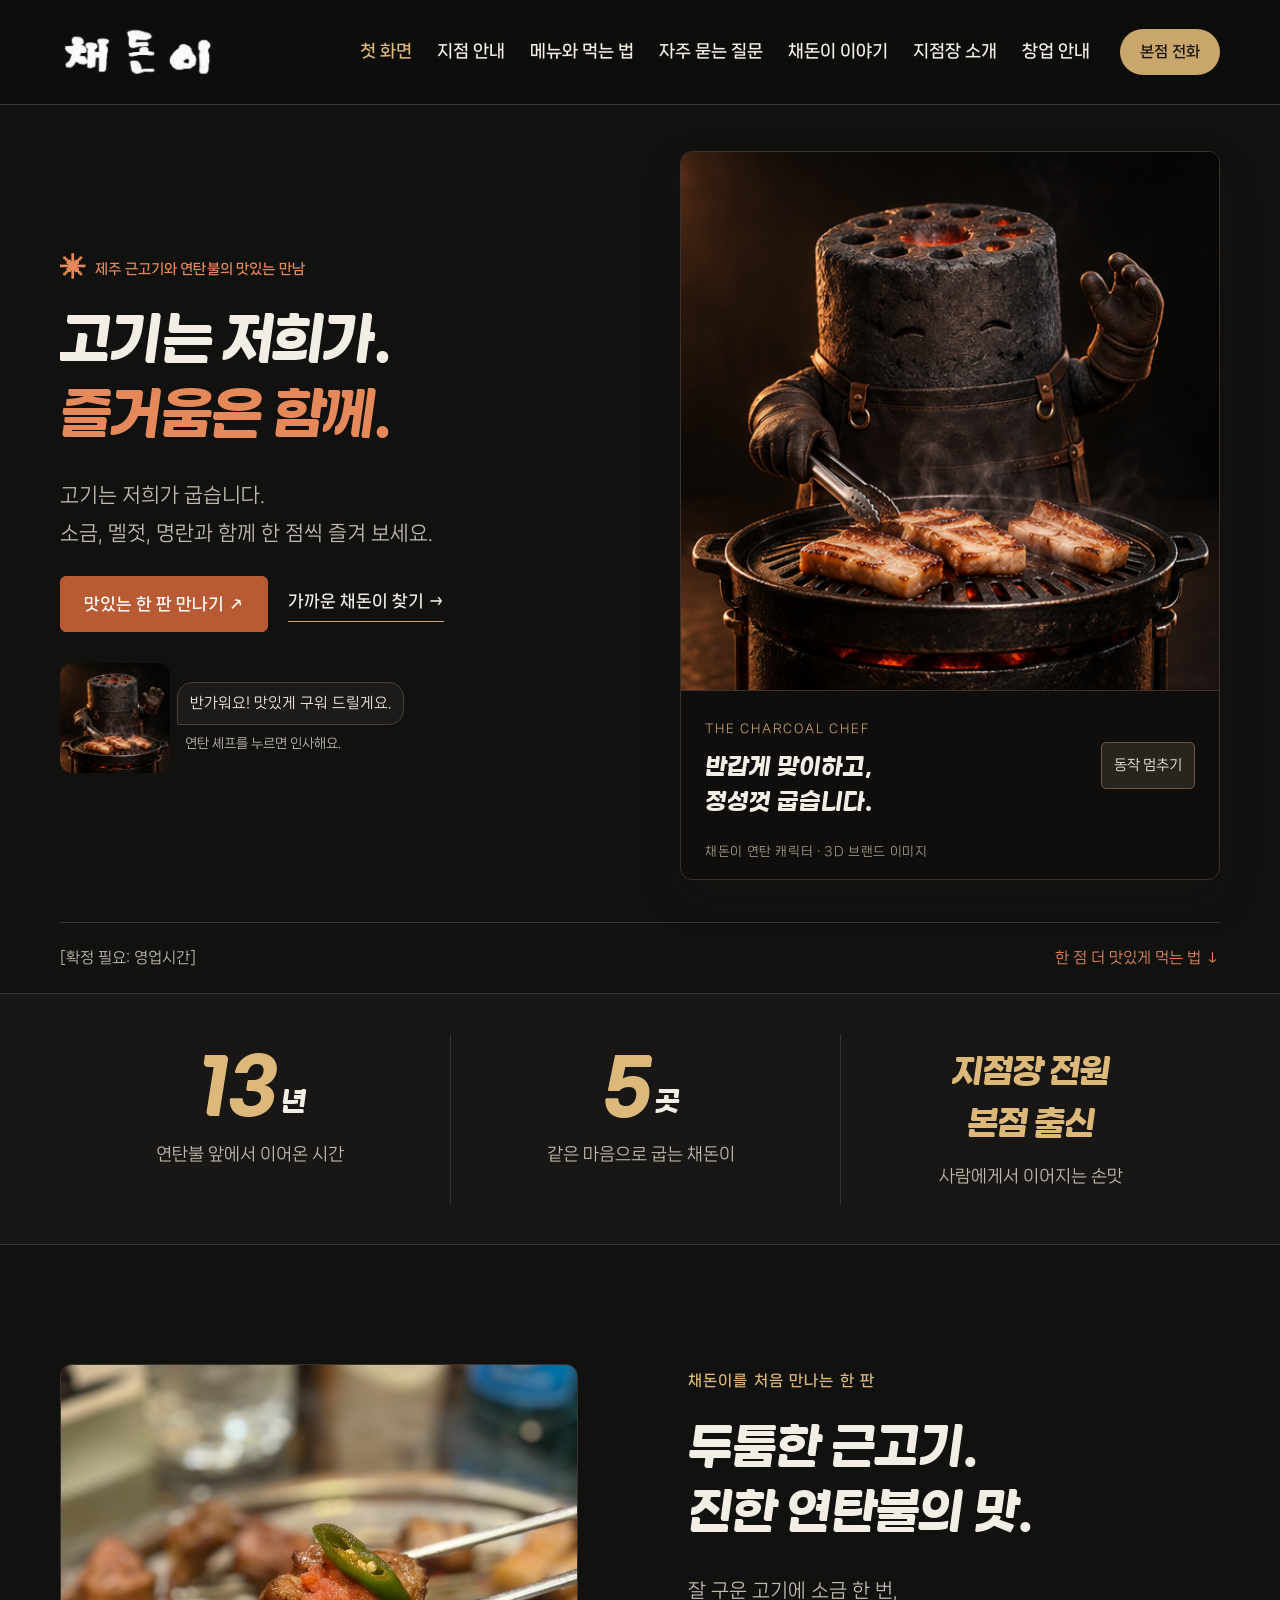
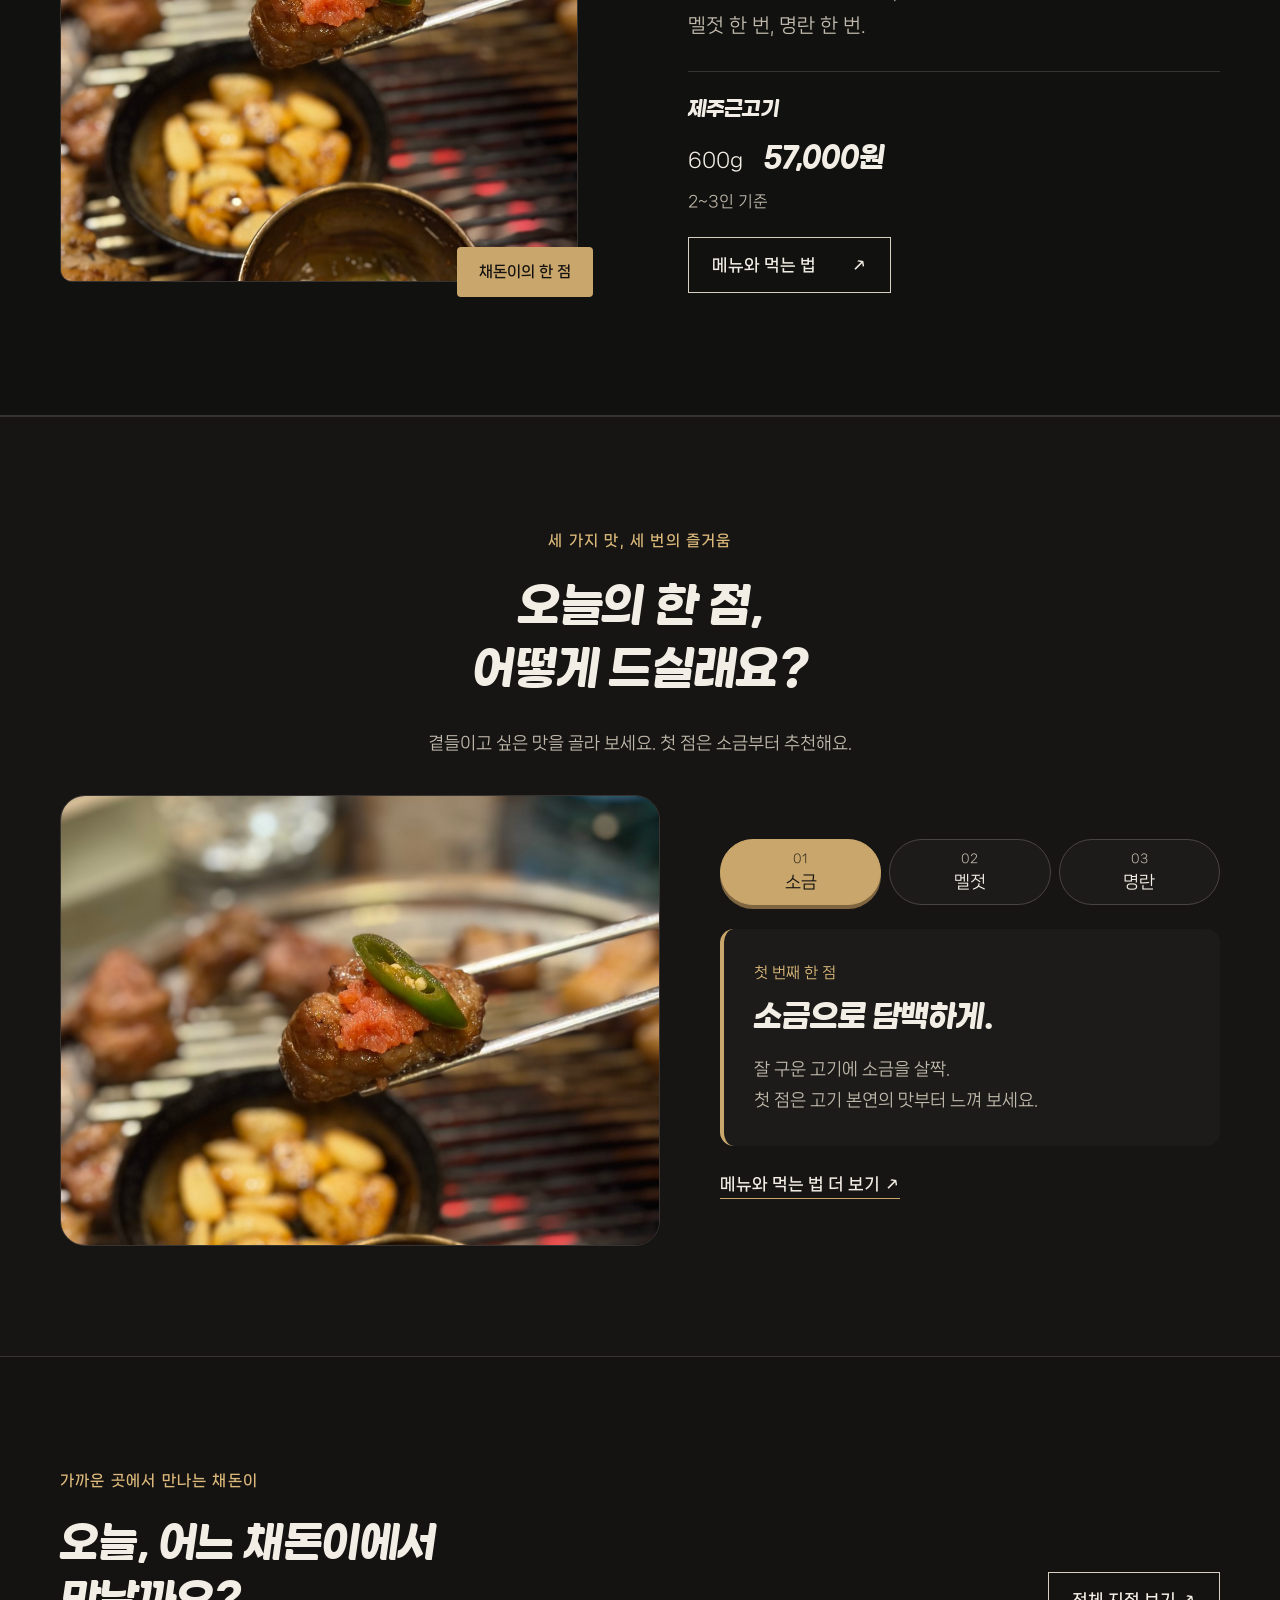
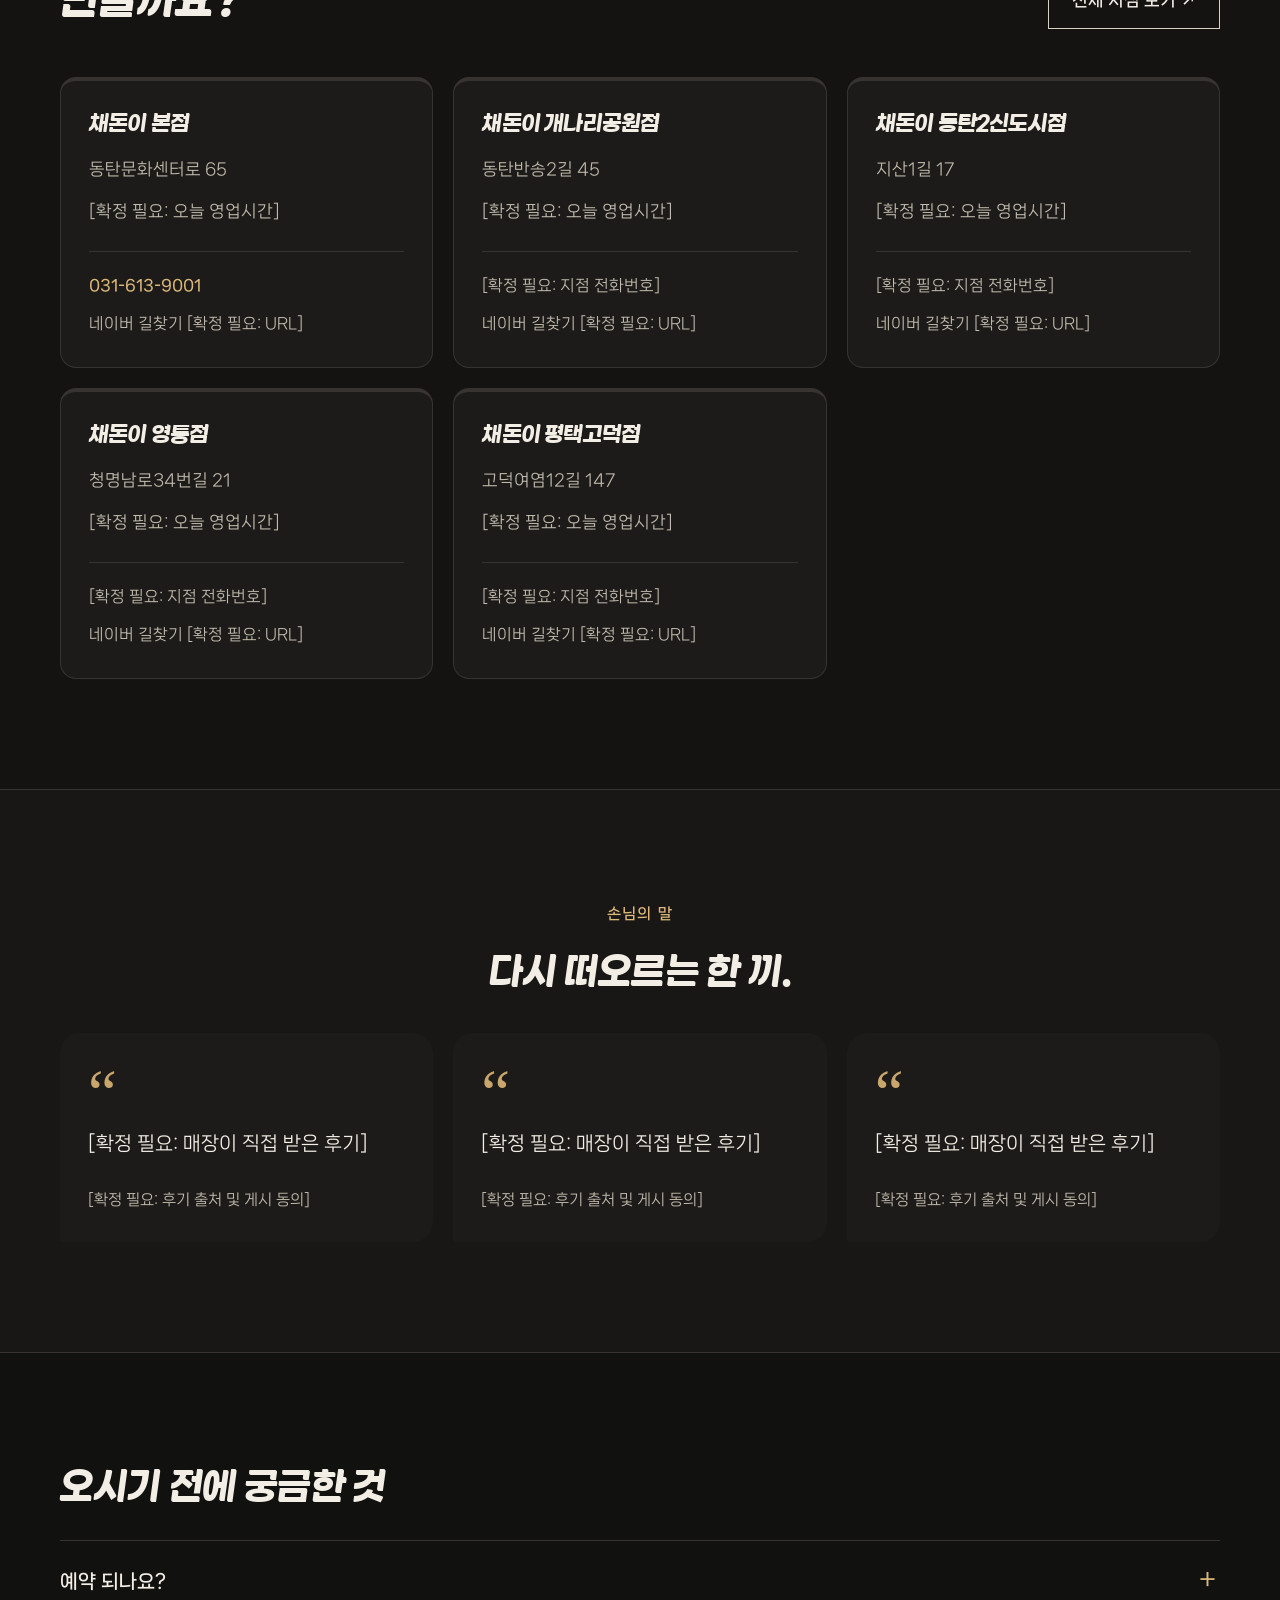
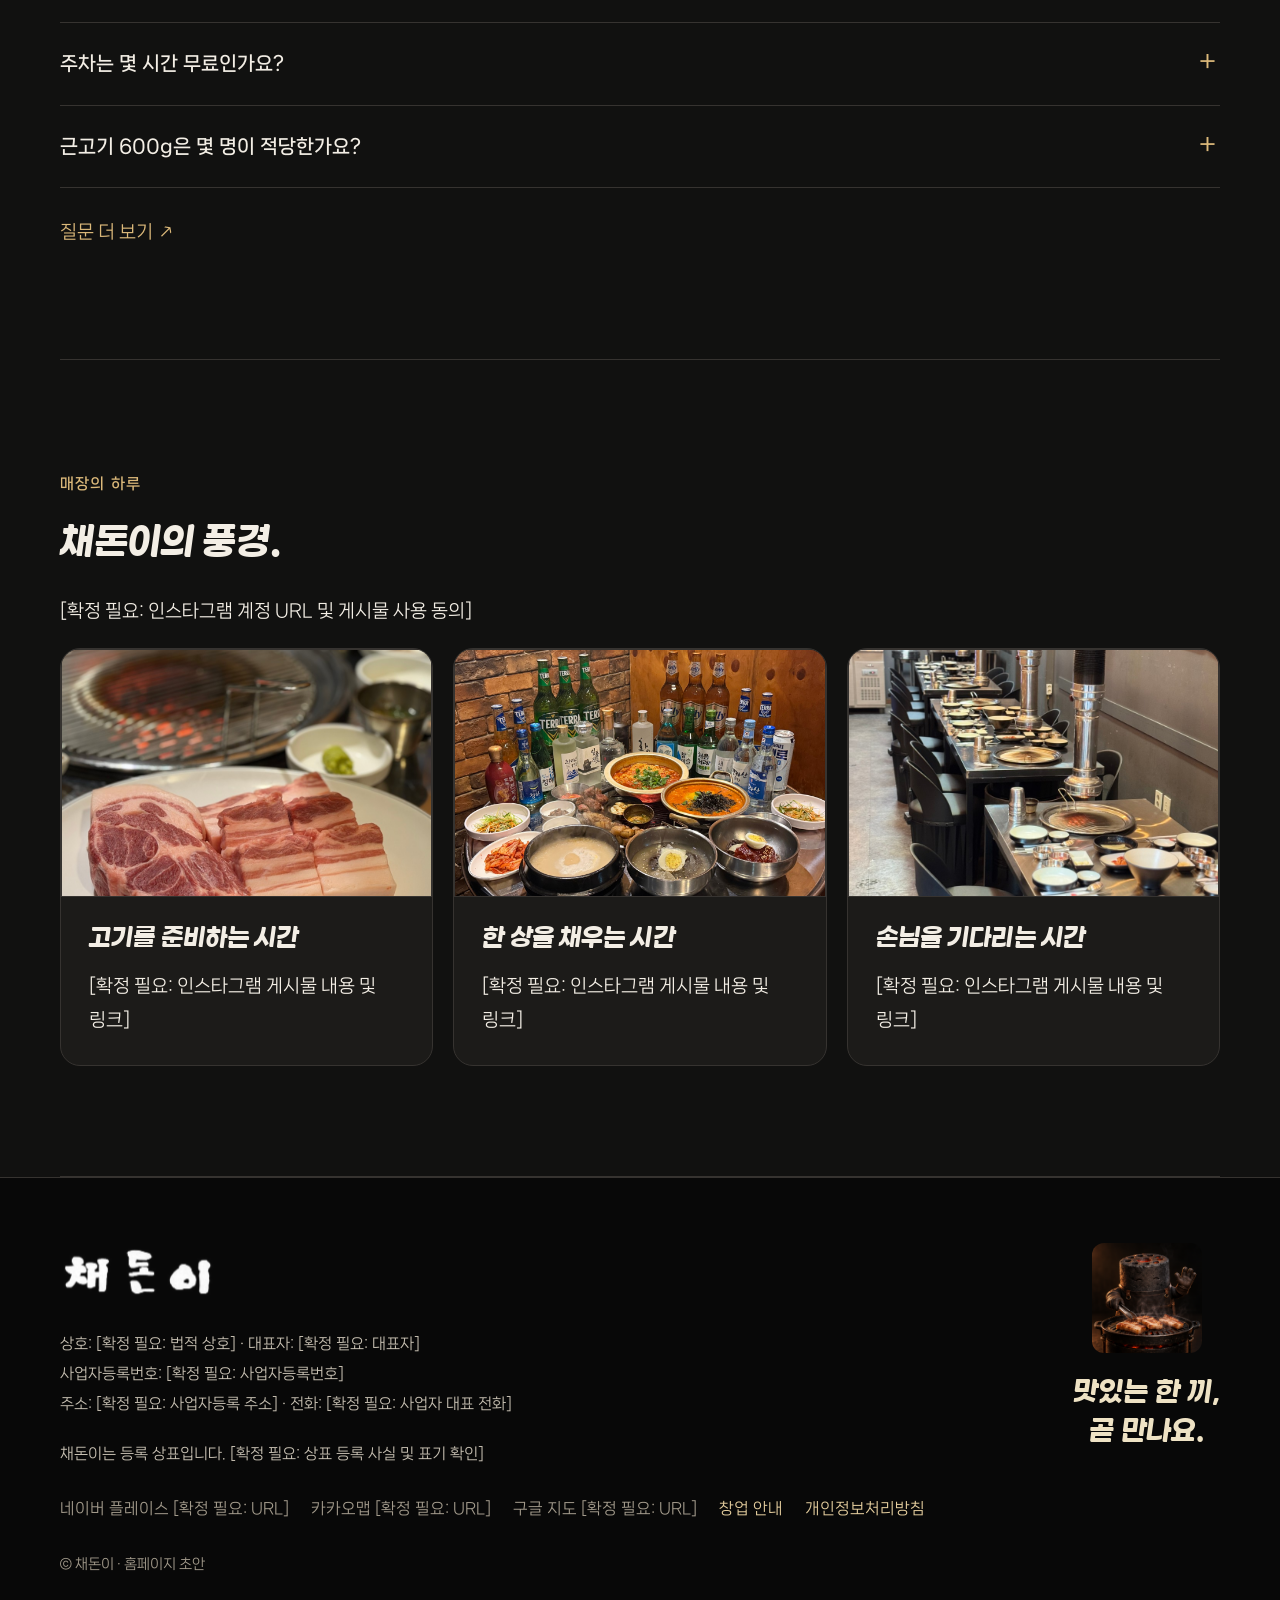
<file: index.html>
<!doctype html>
<html lang="ko"><head><meta charset="utf-8"><meta name="viewport" content="width=device-width,initial-scale=1"><meta name="robots" content="noindex,nofollow"><!-- 시안 공개 전 검색 차단. 운영 공개 시 이 줄을 삭제 --><title>동탄 남광장 제주 근고기 채돈이 | 본점·지점 안내</title><meta name="description" content="13년 동안 제주 근고기를 연탄불에 구워 드린 채돈이. 본점과 지점 5곳, 메뉴와 방문 안내를 확인하세요."><!-- [확정 필요: 운영 도메인] 확정 후 canonical, OG, sitemap.xml, robots.txt의 example.invalid를 모두 교체 --><link rel="canonical" href="https://example.invalid/index.html"><meta property="og:type" content="website"><meta property="og:title" content="동탄 남광장 제주 근고기 채돈이 | 본점·지점 안내"><meta property="og:description" content="13년 동안 제주 근고기를 연탄불에 구워 드린 채돈이. 본점과 지점 5곳, 메뉴와 방문 안내를 확인하세요."><meta property="og:url" content="https://example.invalid/index.html"><meta property="og:image" content="https://example.invalid/img/hero-grill.jpg"><meta property="og:locale" content="ko_KR"><link rel="preload" href="fonts/BithumbGothic-Original.ttf" as="font" type="font/ttf" crossorigin><link rel="preload" href="fonts/NanumSquareNeoOTF-Rg.otf?v=20261027c" as="font" type="font/otf" crossorigin><link rel="preload" href="fonts/NanumSquareNeoOTF-Bd.otf?v=20261027c" as="font" type="font/otf" crossorigin><link rel="stylesheet" href="css/style.css?v=20261027d"><link rel="stylesheet" href="css/creative.css?v=20261027d"><link rel="stylesheet" href="css/dark.css?v=20261027d"><script defer src="js/main.js"></script><script defer src="js/creative.js"></script><script type="application/ld+json">{"@context": "https://schema.org", "@type": "Organization", "name": "채돈이", "telephone": "031-613-9001", "logo": "https://example.invalid/img/logo-chaedoni.jpg"}</script></head>
<body class="page-index"><a class="skip" href="#main">본문 바로가기</a><header class="site-header"><div class="wrap header-inner"><a class="logo" href="index.html" aria-label="채돈이 첫 화면"><img src="img/logo-chaedoni.jpg" alt="채돈이" width="630" height="630"></a><button class="nav-toggle" aria-controls="site-nav" aria-expanded="false" aria-label="메뉴 열기">☰</button><nav id="site-nav" aria-label="주 메뉴"><a href="index.html" aria-current="page">첫 화면</a><a href="branches.html">지점 안내</a><a href="menu.html">메뉴와 먹는 법</a><a href="faq.html">자주 묻는 질문</a><a href="story.html">채돈이 이야기</a><a href="managers.html">지점장 소개</a><a href="franchise.html">창업 안내</a></nav><a class="button phone header-phone" href="tel:0316139001" data-track="phone-header">본점 전화</a></div></header><main id="main"><section class="playful-hero"><div class="wrap playful-hero-grid"><div class="hero-copy"><p class="eyebrow"><span class="tiny-spark" aria-hidden="true">✳</span> 제주 근고기와 연탄불의 맛있는 만남</p><h1><span class="title-line">고기는 저희가.</span><span class="title-line accent-line">즐거움은 함께.</span></h1><p class="hero-description">고기는 저희가 굽습니다.<br>소금, 멜젓, 명란과 함께 한 점씩 즐겨 보세요.</p><div class="hero-choices"><a class="button primary-button" href="menu.html">맛있는 한 판 만나기 ↗</a><a class="quiet-link" href="branches.html">가까운 채돈이 찾기 →</a></div><div class="mascot-greeting"><button class="mascot-button" type="button" aria-label="연탄 캐릭터에게 오늘의 한 점 추천받기"><span class="charcoal-portrait" aria-hidden="true"></span></button><div><span class="greeting-bubble" role="status">반가워요! 맛있게 구워 드릴게요.</span><small>연탄 셰프를 누르면 인사해요.</small></div></div></div><div class="hero-illustration chef-stage"><div class="chef-scene" id="chef-animation" role="img" aria-label="거친 연탄 질감의 캐릭터가 손을 흔들고 집게로 고기를 굽는 프레임 애니메이션"><span class="chef-sprite"></span></div><div class="chef-caption"><div><span class="chef-kicker">THE CHARCOAL CHEF</span><p>반갑게 맞이하고,<br>정성껏 굽습니다.</p></div><button type="button" class="motion-toggle" aria-controls="chef-animation" aria-pressed="false">동작 멈추기</button></div><p class="art-note">채돈이 연탄 캐릭터 · 3D 브랜드 이미지</p></div></div><div class="wrap playful-status"><p id="business-status" aria-live="polite">[확정 필요: 채돈이 본점 영업시간]</p><a href="#taste-play">한 점 더 맛있게 먹는 법 ↓</a></div></section><section class="heritage"><div class="wrap stats"><p><strong>13<span>년</span></strong><span>연탄불 앞에서 이어온 시간</span></p><p><strong>5<span>곳</span></strong><span>같은 마음으로 굽는 채돈이</span></p><p><strong class="people-stat">지점장 전원<br>본점 출신</strong><span>사람에게서 이어지는 손맛</span></p></div></section><section class="signature section"><div class="wrap signature-grid"><div class="signature-photo"><figure class="photo"><img src="img/menu-pork-roe.jpg" alt="명란과 고추를 올린 채돈이의 구운 고기 한 점" loading="lazy" width="1200" height="800"><figcaption>명란을 곁들인 고기 한 점</figcaption></figure><span class="photo-label">채돈이의 한 점</span></div><div class="signature-copy"><p class="eyebrow">채돈이를 처음 만나는 한 판</p><h2>두툼한 근고기.<br>진한 연탄불의 맛.</h2><p>잘 구운 고기에 소금 한 번,<br>멜젓 한 번, 명란 한 번.</p><div class="menu-fact"><h3>제주근고기</h3><p class="price">600g <strong>57,000원</strong></p><p>2~3인 기준</p></div><a class="button outline" href="menu.html">메뉴와 먹는 법 <span>↗</span></a></div></div></section><section class="taste-section section" id="taste-play"><div class="wrap taste-experience"><div class="center-heading"><p class="eyebrow">세 가지 맛, 세 번의 즐거움</p><h2>오늘의 한 점,<br>어떻게 드실래요?</h2><p>곁들이고 싶은 맛을 골라 보세요. 첫 점은 소금부터 추천해요.</p></div><div class="taste-layout"><figure class="sauce-art"><img src="img/menu-pork-roe.jpg" alt="명란과 고추를 곁들인 실제 채돈이 고기 한 점" width="960" height="1280" loading="lazy"></figure><div class="taste-controls"><div class="taste-buttons" role="group" aria-label="고기에 곁들일 맛 고르기"><button type="button" data-taste="salt" aria-pressed="true"><span>01</span> 소금</button><button type="button" data-taste="sauce" aria-pressed="false"><span>02</span> 멜젓</button><button type="button" data-taste="roe" aria-pressed="false"><span>03</span> 명란</button></div><div class="taste-description" aria-live="polite" aria-atomic="true"><span class="taste-step">첫 번째 한 점</span><h3>소금으로 담백하게.</h3><p>잘 구운 고기에 소금을 살짝.<br>첫 점은 고기 본연의 맛부터 느껴 보세요.</p></div><a href="menu.html" class="quiet-link">메뉴와 먹는 법 더 보기 ↗</a><noscript><p>두 번째는 멜젓에 곁들이고, 세 번째는 명란을 올려 즐겨 보세요.</p></noscript></div></div></div></section><section class="branches-home section"><div class="wrap"><div class="section-head"><div><p class="eyebrow">가까운 곳에서 만나는 채돈이</p><h2>오늘, 어느 채돈이에서<br>만날까요?</h2></div><a class="button outline" href="branches.html">전체 지점 보기 ↗</a></div><div class="cards" data-branches="summary"><p>지점 정보를 불러오는 중입니다.</p></div></div></section><section class="reviews-home section"><div class="wrap"><div class="center-heading"><p class="eyebrow">손님의 말</p><h2>다시 떠오르는 한 끼.</h2></div><div class="cards"><blockquote class="card quote-card"><span class="quote-mark" aria-hidden="true">“</span><p>[확정 필요: 매장이 직접 받은 후기]</p><cite>[확정 필요: 후기 출처 및 게시 동의]</cite></blockquote><blockquote class="card quote-card"><span class="quote-mark" aria-hidden="true">“</span><p>[확정 필요: 매장이 직접 받은 후기]</p><cite>[확정 필요: 후기 출처 및 게시 동의]</cite></blockquote><blockquote class="card quote-card"><span class="quote-mark" aria-hidden="true">“</span><p>[확정 필요: 매장이 직접 받은 후기]</p><cite>[확정 필요: 후기 출처 및 게시 동의]</cite></blockquote></div></div></section><section class="wrap section"><h2>오시기 전에 궁금한 것</h2><div class="faq-list"><details><summary>예약 되나요?</summary><p>[확정 필요: 예약 되나요 안내]. 방문 전 해당 지점에 전화로 확인해 주세요.</p></details><details><summary>주차는 몇 시간 무료인가요?</summary><p>[확정 필요: 주차는 몇 시간 무료인가요 안내]. 방문 전 해당 지점에 전화로 확인해 주세요.</p></details><details><summary>근고기 600g은 몇 명이 적당한가요?</summary><p>[확정 필요: 근고기 600g은 몇 명이 적당한가요 안내]. 방문 전 해당 지점에 전화로 확인해 주세요.</p></details></div><a href="faq.html">질문 더 보기 ↗</a></section><section id="daily" class="wrap section"><p class="eyebrow">매장의 하루</p><h2>채돈이의 풍경.</h2><p>[확정 필요: 인스타그램 계정 URL 및 게시물 사용 동의]</p><div class="cards"><article class="card"><!-- 사진: /img/menu-raw-pork.jpg, 표시 비율 3:2. 사용자 제공 원본 사진. -->
<figure class="photo focus-lower"><img src="img/menu-raw-pork.jpg" alt="불판 앞에 준비한 두툼한 생고기" loading="lazy" width="1200" height="800"><figcaption>불판 앞에 준비한 두툼한 생고기<span>사진을 불러오지 못했습니다.</span></figcaption></figure><h3>고기를 준비하는 시간</h3><p>[확정 필요: 인스타그램 게시물 내용 및 링크]</p></article><article class="card"><!-- 사진: /img/menu-table.jpg, 표시 비율 3:2. 사용자 제공 원본 사진. -->
<figure class="photo "><img src="img/menu-table.jpg" alt="고기와 찌개와 냉면이 차려진 채돈이 한 상" loading="lazy" width="1200" height="800"><figcaption>고기와 찌개와 냉면이 차려진 채돈이 한 상<span>사진을 불러오지 못했습니다.</span></figcaption></figure><h3>한 상을 채우는 시간</h3><p>[확정 필요: 인스타그램 게시물 내용 및 링크]</p></article><article class="card"><!-- 사진: /img/store-interior.jpg, 표시 비율 3:2. 사용자 제공 원본 사진. -->
<figure class="photo "><img src="img/store-interior.jpg" alt="상차림을 준비한 채돈이 매장 내부" loading="lazy" width="1200" height="800"><figcaption>상차림을 준비한 채돈이 매장 내부<span>사진을 불러오지 못했습니다.</span></figcaption></figure><h3>손님을 기다리는 시간</h3><p>[확정 필요: 인스타그램 게시물 내용 및 링크]</p></article></div><!-- 추후 인스타그램 임베드로 교체 --></section></main>
<footer class="site-footer"><div class="wrap"><div class="footer-friend"><span class="charcoal-portrait" aria-hidden="true"></span><p>맛있는 한 끼,<br>곧 만나요.</p></div><a class="logo" href="index.html"><img src="img/logo-chaedoni.jpg" alt="채돈이" width="630" height="630"></a><p>상호: [확정 필요: 법적 상호] · 대표자: [확정 필요: 대표자]<br>사업자등록번호: [확정 필요: 사업자등록번호]<br>주소: [확정 필요: 사업자등록 주소] · 전화: [확정 필요: 사업자 대표 전화]</p><p>채돈이는 등록 상표입니다. [확정 필요: 상표 등록 사실 및 표기 확인]</p><div class="footer-links"><a data-main-map="naver" aria-disabled="true">네이버 플레이스 [확정 필요: URL]</a><a data-main-map="kakao" aria-disabled="true">카카오맵 [확정 필요: URL]</a><a data-main-map="google" aria-disabled="true">구글 지도 [확정 필요: URL]</a><a href="franchise.html">창업 안내</a><a href="privacy.html">개인정보처리방침</a></div><small>© 채돈이 · 홈페이지 초안</small></div></footer><div class="mobile-bar" aria-label="방문 빠른 안내"><a href="tel:0316139001" class="phone" data-track="phone-bottom">본점 전화 걸기</a><a data-main-map="naver" aria-disabled="true">길찾기 [확정 필요]</a></div></body></html>
</file>
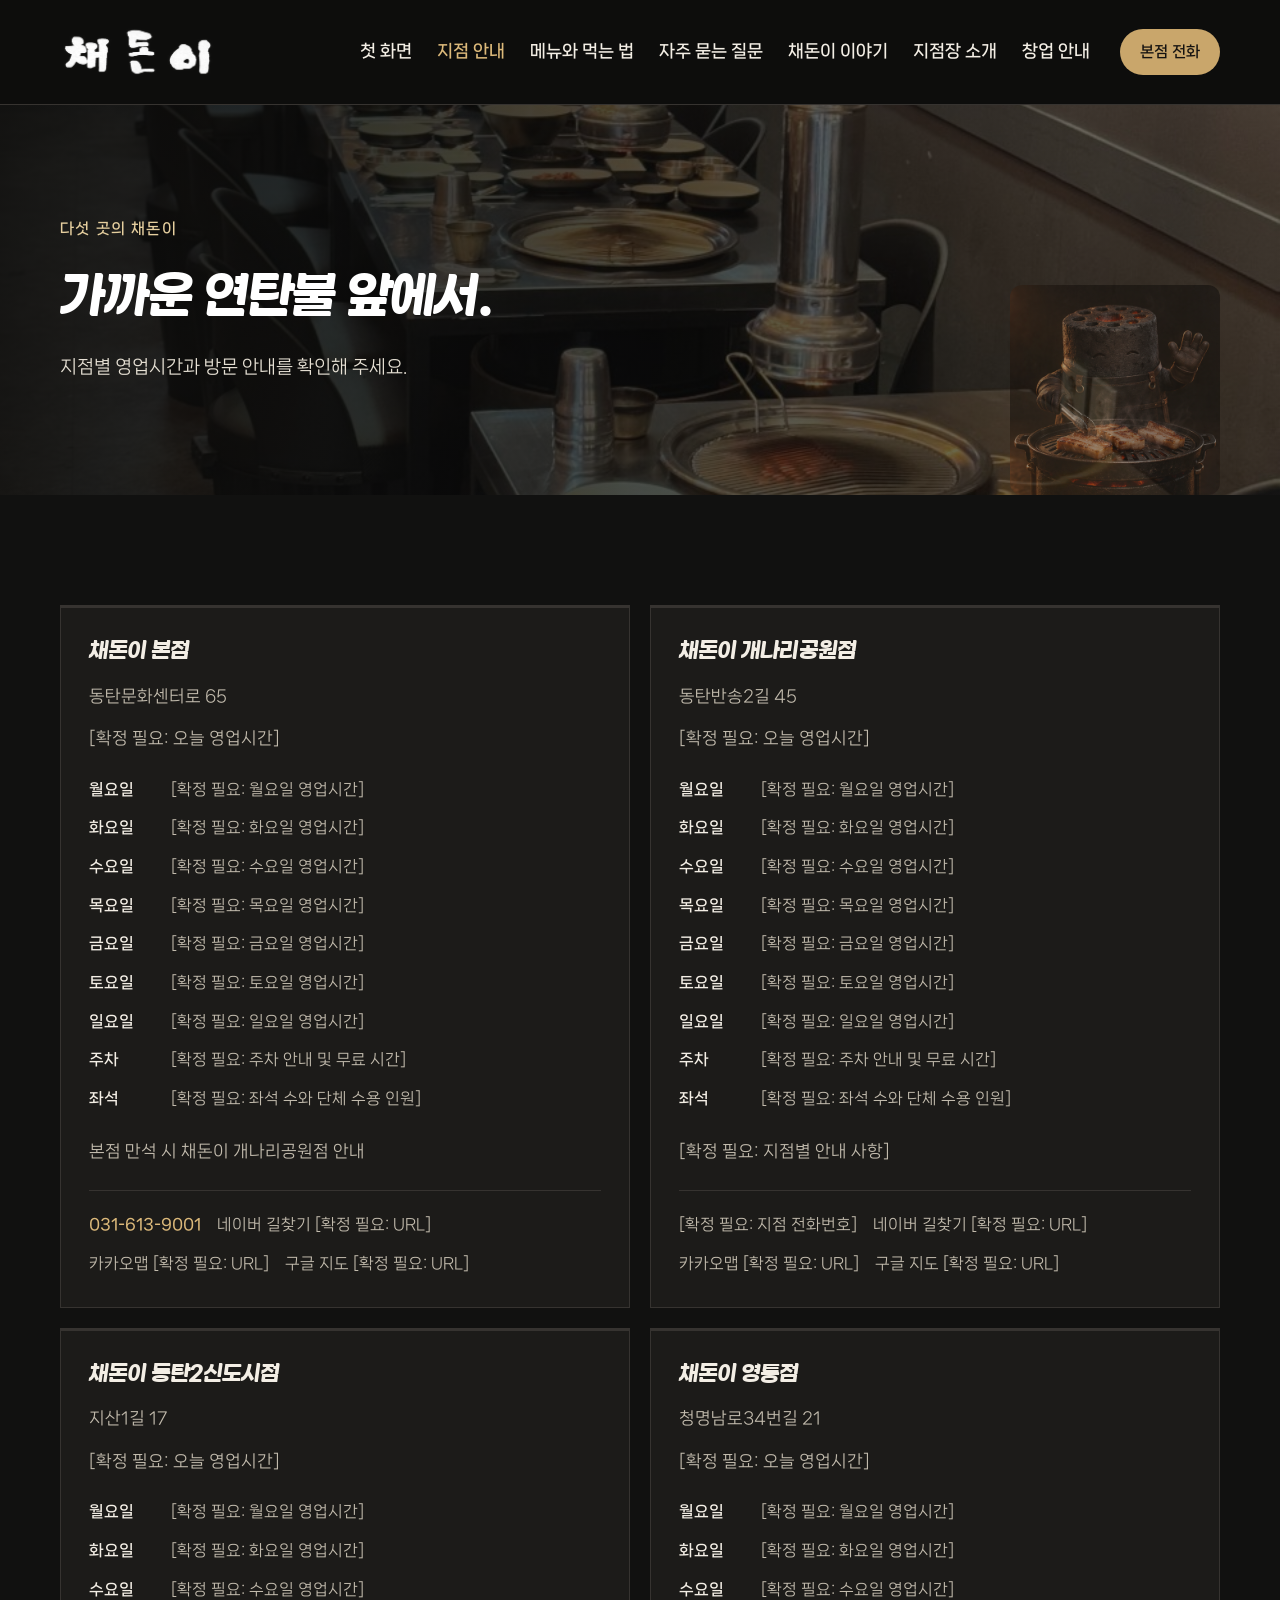
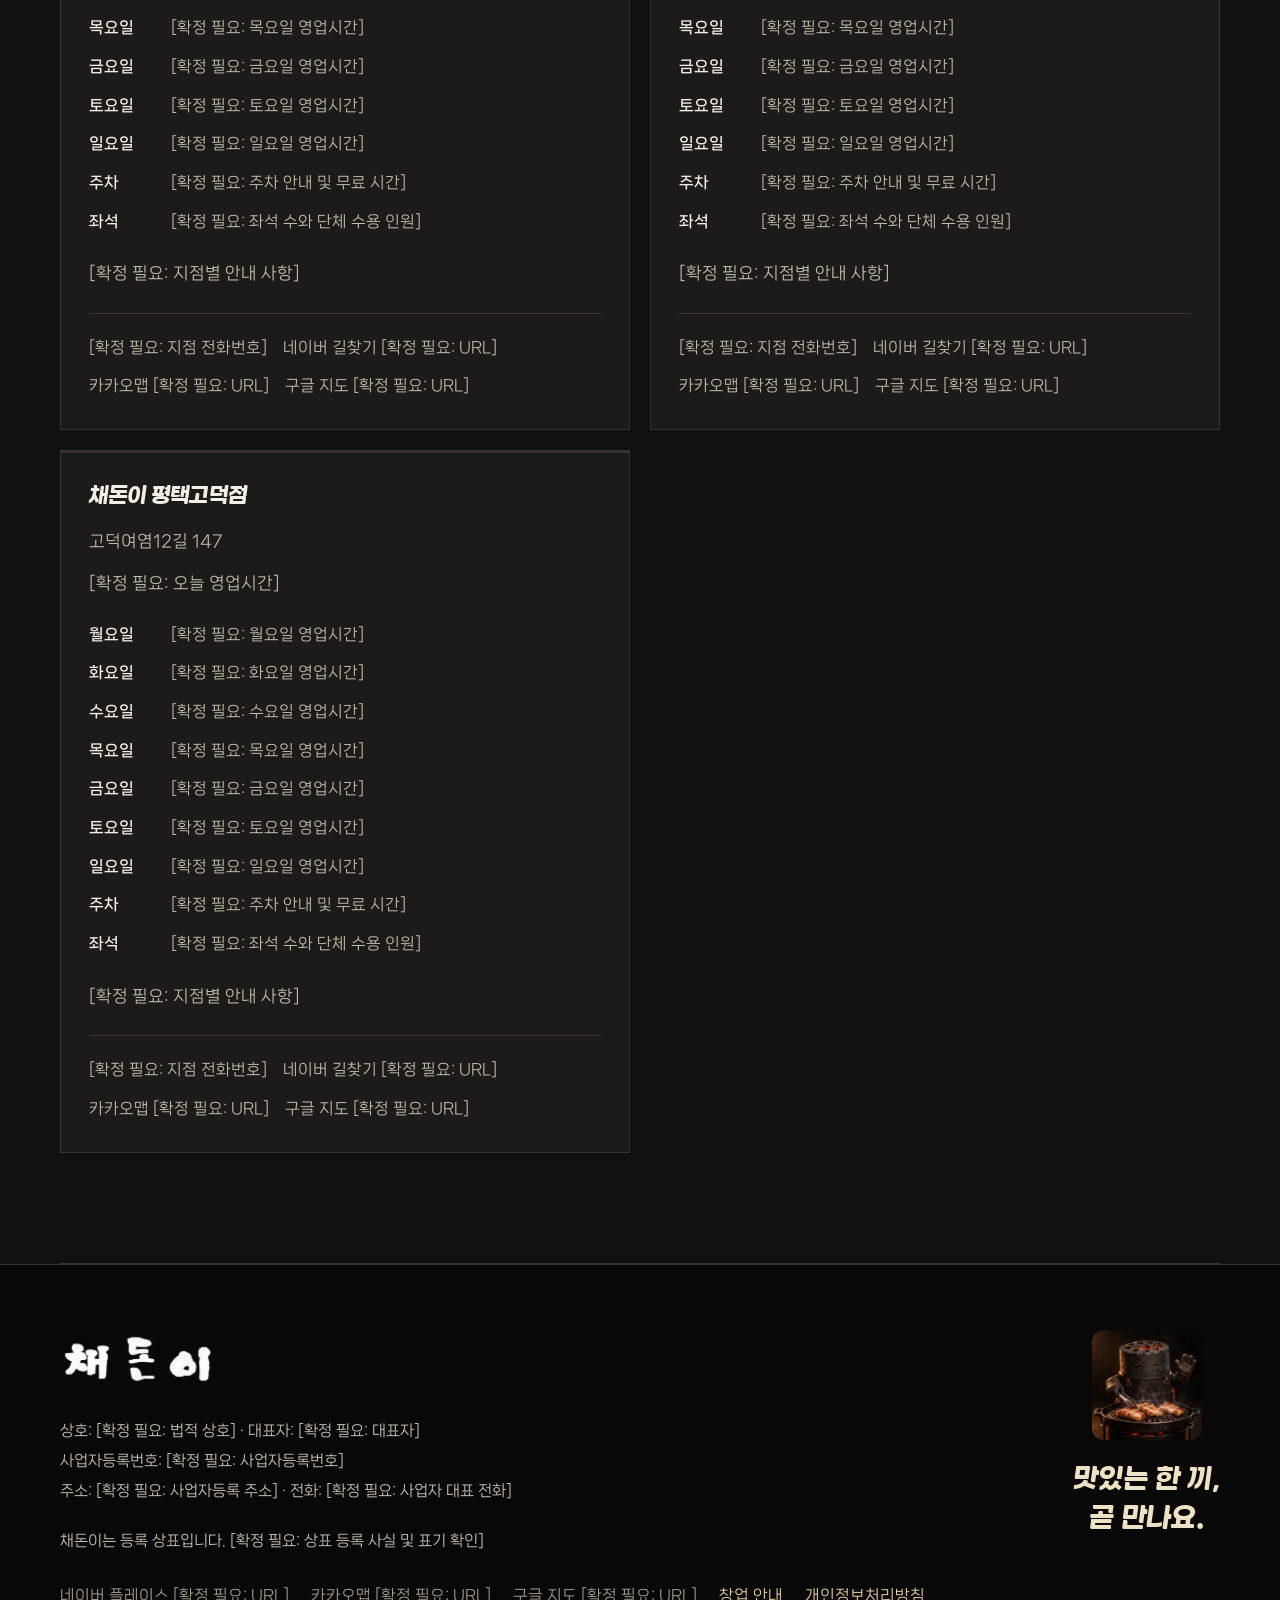
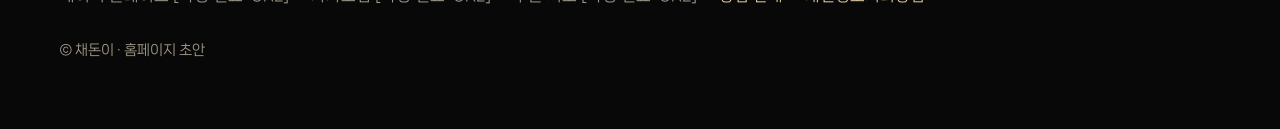
<file: branches.html>
<!doctype html>
<html lang="ko"><head><meta charset="utf-8"><meta name="viewport" content="width=device-width,initial-scale=1"><meta name="robots" content="noindex,nofollow"><!-- 시안 공개 전 검색 차단. 운영 공개 시 이 줄을 삭제 --><title>채돈이 본점·개나리공원점·동탄2신도시점·영통점·평택고덕점 | 제주 근고기 지점 안내</title><meta name="description" content="채돈이 본점부터 평택고덕점까지, 다섯 지점의 주소·전화·영업시간과 지도 링크를 안내합니다."><!-- [확정 필요: 운영 도메인] 확정 후 canonical, OG, sitemap.xml, robots.txt의 example.invalid를 모두 교체 --><link rel="canonical" href="https://example.invalid/branches.html"><meta property="og:type" content="website"><meta property="og:title" content="채돈이 본점·개나리공원점·동탄2신도시점·영통점·평택고덕점 | 제주 근고기 지점 안내"><meta property="og:description" content="채돈이 본점부터 평택고덕점까지, 다섯 지점의 주소·전화·영업시간과 지도 링크를 안내합니다."><meta property="og:url" content="https://example.invalid/branches.html"><meta property="og:image" content="https://example.invalid/img/hero-grill.jpg"><meta property="og:locale" content="ko_KR"><link rel="preload" href="fonts/BithumbGothic-Original.ttf" as="font" type="font/ttf" crossorigin><link rel="preload" href="fonts/NanumSquareNeoOTF-Rg.otf?v=20261027c" as="font" type="font/otf" crossorigin><link rel="preload" href="fonts/NanumSquareNeoOTF-Bd.otf?v=20261027c" as="font" type="font/otf" crossorigin><link rel="stylesheet" href="css/style.css?v=20261027d"><link rel="stylesheet" href="css/creative.css?v=20261027d"><link rel="stylesheet" href="css/dark.css?v=20261027d"><script defer src="js/main.js"></script><script defer src="js/creative.js"></script></head>
<body class="page-branches"><a class="skip" href="#main">본문 바로가기</a><header class="site-header"><div class="wrap header-inner"><a class="logo" href="index.html" aria-label="채돈이 첫 화면"><img src="img/logo-chaedoni.jpg" alt="채돈이" width="630" height="630"></a><button class="nav-toggle" aria-controls="site-nav" aria-expanded="false" aria-label="메뉴 열기">☰</button><nav id="site-nav" aria-label="주 메뉴"><a href="index.html">첫 화면</a><a href="branches.html" aria-current="page">지점 안내</a><a href="menu.html">메뉴와 먹는 법</a><a href="faq.html">자주 묻는 질문</a><a href="story.html">채돈이 이야기</a><a href="managers.html">지점장 소개</a><a href="franchise.html">창업 안내</a></nav><a class="button phone header-phone" href="tel:0316139001" data-track="phone-header">본점 전화</a></div></header><main id="main"><section class="wrap page-intro"><p class="eyebrow">다섯 곳의 채돈이</p><h1>가까운 연탄불 앞에서.</h1><span class="charcoal-portrait intro-friend" aria-hidden="true"></span><p>지점별 영업시간과 방문 안내를 확인해 주세요.</p></section><section class="wrap section"><div class="cards branch-details" data-branches="full"><p>지점 정보를 불러오는 중입니다.</p></div></section><script id="restaurant-schema" type="application/ld+json">{"@context":"https://schema.org","@graph":[]}</script></main>
<footer class="site-footer"><div class="wrap"><div class="footer-friend"><span class="charcoal-portrait" aria-hidden="true"></span><p>맛있는 한 끼,<br>곧 만나요.</p></div><a class="logo" href="index.html"><img src="img/logo-chaedoni.jpg" alt="채돈이" width="630" height="630"></a><p>상호: [확정 필요: 법적 상호] · 대표자: [확정 필요: 대표자]<br>사업자등록번호: [확정 필요: 사업자등록번호]<br>주소: [확정 필요: 사업자등록 주소] · 전화: [확정 필요: 사업자 대표 전화]</p><p>채돈이는 등록 상표입니다. [확정 필요: 상표 등록 사실 및 표기 확인]</p><div class="footer-links"><a data-main-map="naver" aria-disabled="true">네이버 플레이스 [확정 필요: URL]</a><a data-main-map="kakao" aria-disabled="true">카카오맵 [확정 필요: URL]</a><a data-main-map="google" aria-disabled="true">구글 지도 [확정 필요: URL]</a><a href="franchise.html">창업 안내</a><a href="privacy.html">개인정보처리방침</a></div><small>© 채돈이 · 홈페이지 초안</small></div></footer><div class="mobile-bar" aria-label="방문 빠른 안내"><a href="tel:0316139001" class="phone" data-track="phone-bottom">본점 전화 걸기</a><a data-main-map="naver" aria-disabled="true">길찾기 [확정 필요]</a></div></body></html>
</file>
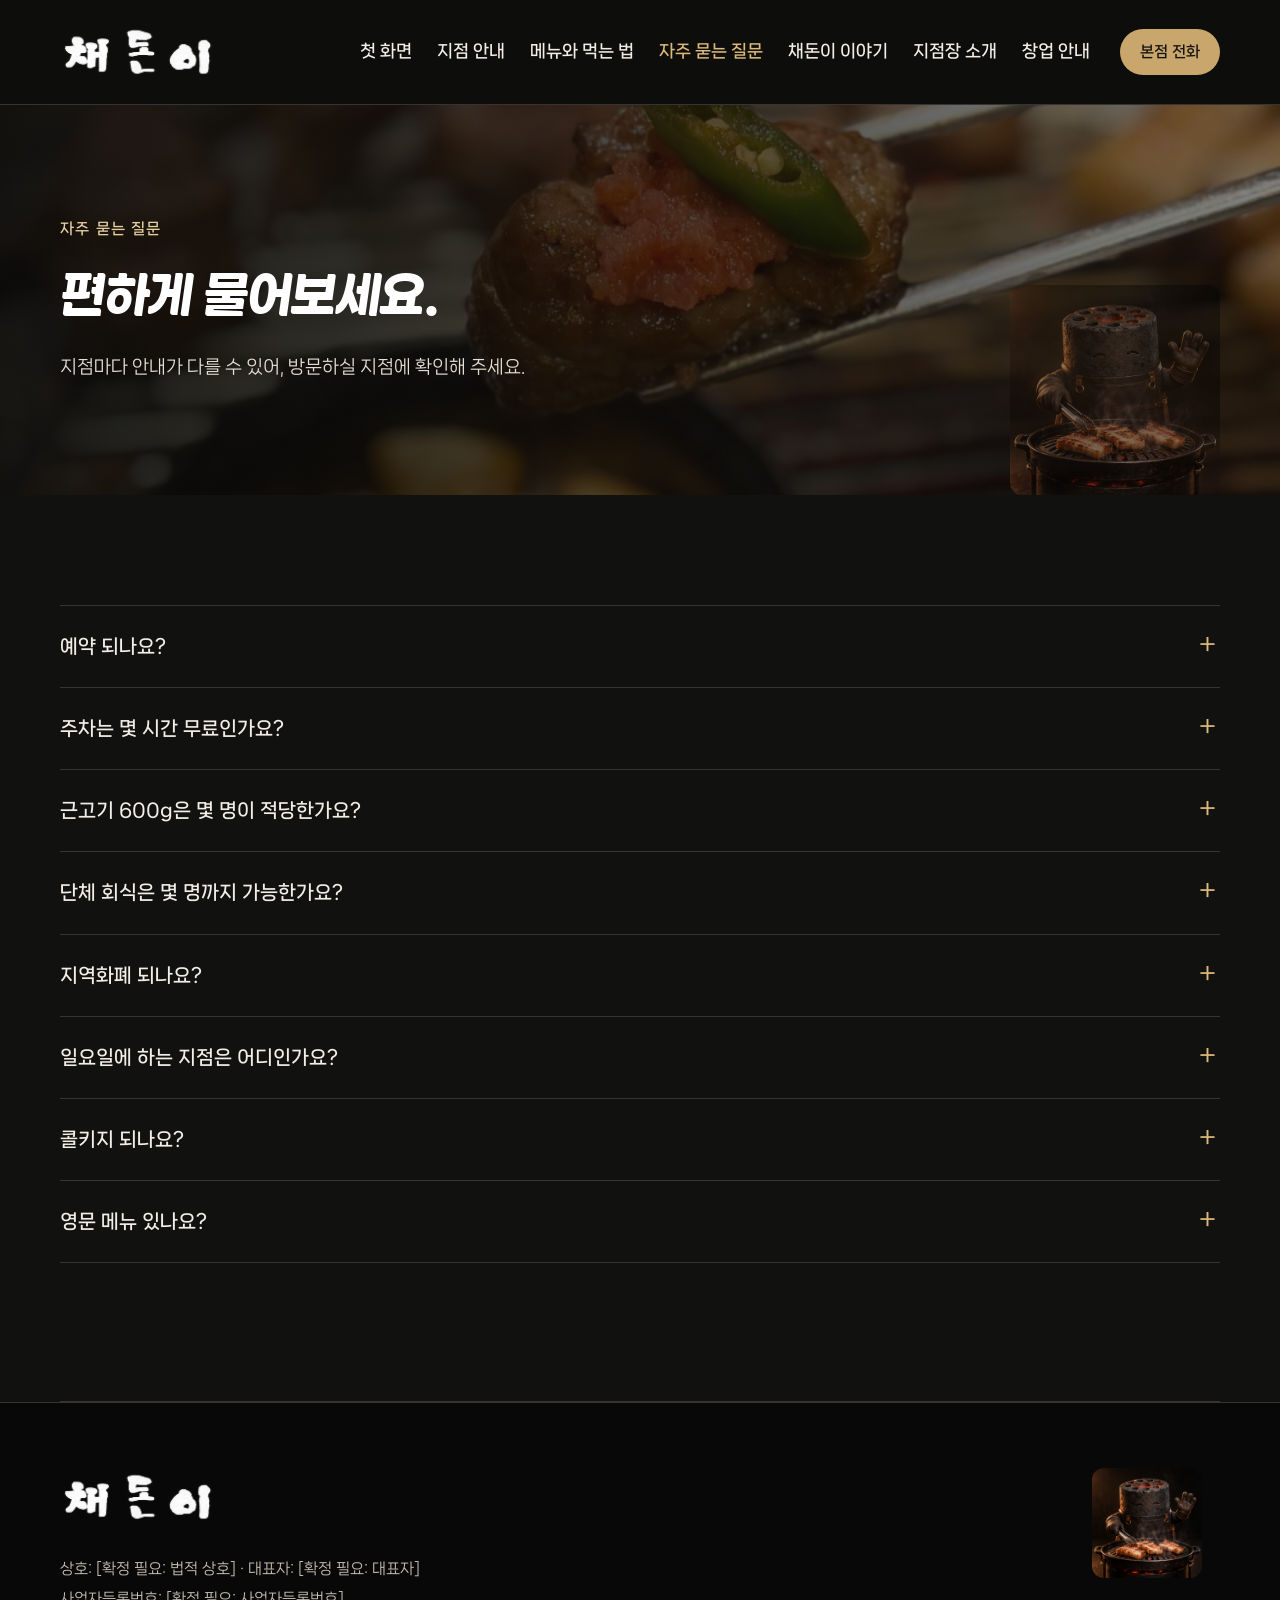
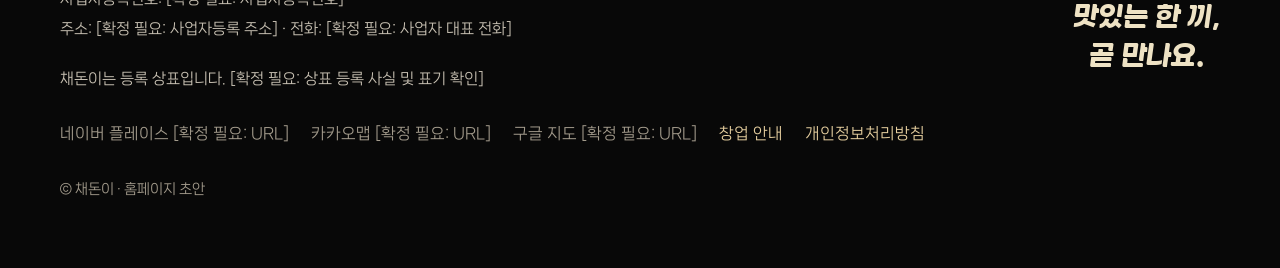
<file: faq.html>
<!doctype html>
<html lang="ko"><head><meta charset="utf-8"><meta name="viewport" content="width=device-width,initial-scale=1"><meta name="robots" content="noindex,nofollow"><!-- 시안 공개 전 검색 차단. 운영 공개 시 이 줄을 삭제 --><title>동탄 남광장 제주 근고기 채돈이 | 자주 묻는 질문</title><meta name="description" content="예약, 주차, 단체 회식, 일요일 영업 등 채돈이 방문 전에 궁금한 질문을 모았습니다."><!-- [확정 필요: 운영 도메인] 확정 후 canonical, OG, sitemap.xml, robots.txt의 example.invalid를 모두 교체 --><link rel="canonical" href="https://example.invalid/faq.html"><meta property="og:type" content="website"><meta property="og:title" content="동탄 남광장 제주 근고기 채돈이 | 자주 묻는 질문"><meta property="og:description" content="예약, 주차, 단체 회식, 일요일 영업 등 채돈이 방문 전에 궁금한 질문을 모았습니다."><meta property="og:url" content="https://example.invalid/faq.html"><meta property="og:image" content="https://example.invalid/img/hero-grill.jpg"><meta property="og:locale" content="ko_KR"><link rel="preload" href="fonts/BithumbGothic-Original.ttf" as="font" type="font/ttf" crossorigin><link rel="preload" href="fonts/NanumSquareNeoOTF-Rg.otf?v=20261027c" as="font" type="font/otf" crossorigin><link rel="preload" href="fonts/NanumSquareNeoOTF-Bd.otf?v=20261027c" as="font" type="font/otf" crossorigin><link rel="stylesheet" href="css/style.css?v=20261027d"><link rel="stylesheet" href="css/creative.css?v=20261027d"><link rel="stylesheet" href="css/dark.css?v=20261027d"><script defer src="js/main.js"></script><script defer src="js/creative.js"></script></head>
<body class="page-faq"><a class="skip" href="#main">본문 바로가기</a><header class="site-header"><div class="wrap header-inner"><a class="logo" href="index.html" aria-label="채돈이 첫 화면"><img src="img/logo-chaedoni.jpg" alt="채돈이" width="630" height="630"></a><button class="nav-toggle" aria-controls="site-nav" aria-expanded="false" aria-label="메뉴 열기">☰</button><nav id="site-nav" aria-label="주 메뉴"><a href="index.html">첫 화면</a><a href="branches.html">지점 안내</a><a href="menu.html">메뉴와 먹는 법</a><a href="faq.html" aria-current="page">자주 묻는 질문</a><a href="story.html">채돈이 이야기</a><a href="managers.html">지점장 소개</a><a href="franchise.html">창업 안내</a></nav><a class="button phone header-phone" href="tel:0316139001" data-track="phone-header">본점 전화</a></div></header><main id="main"><section class="wrap page-intro"><p class="eyebrow">자주 묻는 질문</p><h1>편하게 물어보세요.</h1><span class="charcoal-portrait intro-friend" aria-hidden="true"></span><p>지점마다 안내가 다를 수 있어, 방문하실 지점에 확인해 주세요.</p></section><section class="wrap section"><div class="faq-list"><details><summary>예약 되나요?</summary><p>[확정 필요: 예약 되나요 안내]. 방문 전 해당 지점에 전화로 확인해 주세요.</p></details><details><summary>주차는 몇 시간 무료인가요?</summary><p>[확정 필요: 주차는 몇 시간 무료인가요 안내]. 방문 전 해당 지점에 전화로 확인해 주세요.</p></details><details><summary>근고기 600g은 몇 명이 적당한가요?</summary><p>[확정 필요: 근고기 600g은 몇 명이 적당한가요 안내]. 방문 전 해당 지점에 전화로 확인해 주세요.</p></details><details><summary>단체 회식은 몇 명까지 가능한가요?</summary><p>[확정 필요: 단체 회식은 몇 명까지 가능한가요 안내]. 방문 전 해당 지점에 전화로 확인해 주세요.</p></details><details><summary>지역화폐 되나요?</summary><p>[확정 필요: 지역화폐 되나요 안내]. 방문 전 해당 지점에 전화로 확인해 주세요.</p></details><details><summary>일요일에 하는 지점은 어디인가요?</summary><p id="sunday-answer">[확정 필요: 일요일에 하는 지점은 어디인가요 안내]. 방문 전 해당 지점에 전화로 확인해 주세요.</p></details><details><summary>콜키지 되나요?</summary><p>[확정 필요: 콜키지 되나요 안내]. 방문 전 해당 지점에 전화로 확인해 주세요.</p></details><details><summary>영문 메뉴 있나요?</summary><p>[확정 필요: 영문 메뉴 있나요 안내]. 방문 전 해당 지점에 전화로 확인해 주세요.</p></details></div></section><script id="faq-schema" type="application/ld+json">{"@context":"https://schema.org","@type":"FAQPage","mainEntity":[]}</script></main>
<footer class="site-footer"><div class="wrap"><div class="footer-friend"><span class="charcoal-portrait" aria-hidden="true"></span><p>맛있는 한 끼,<br>곧 만나요.</p></div><a class="logo" href="index.html"><img src="img/logo-chaedoni.jpg" alt="채돈이" width="630" height="630"></a><p>상호: [확정 필요: 법적 상호] · 대표자: [확정 필요: 대표자]<br>사업자등록번호: [확정 필요: 사업자등록번호]<br>주소: [확정 필요: 사업자등록 주소] · 전화: [확정 필요: 사업자 대표 전화]</p><p>채돈이는 등록 상표입니다. [확정 필요: 상표 등록 사실 및 표기 확인]</p><div class="footer-links"><a data-main-map="naver" aria-disabled="true">네이버 플레이스 [확정 필요: URL]</a><a data-main-map="kakao" aria-disabled="true">카카오맵 [확정 필요: URL]</a><a data-main-map="google" aria-disabled="true">구글 지도 [확정 필요: URL]</a><a href="franchise.html">창업 안내</a><a href="privacy.html">개인정보처리방침</a></div><small>© 채돈이 · 홈페이지 초안</small></div></footer><div class="mobile-bar" aria-label="방문 빠른 안내"><a href="tel:0316139001" class="phone" data-track="phone-bottom">본점 전화 걸기</a><a data-main-map="naver" aria-disabled="true">길찾기 [확정 필요]</a></div></body></html>
</file>
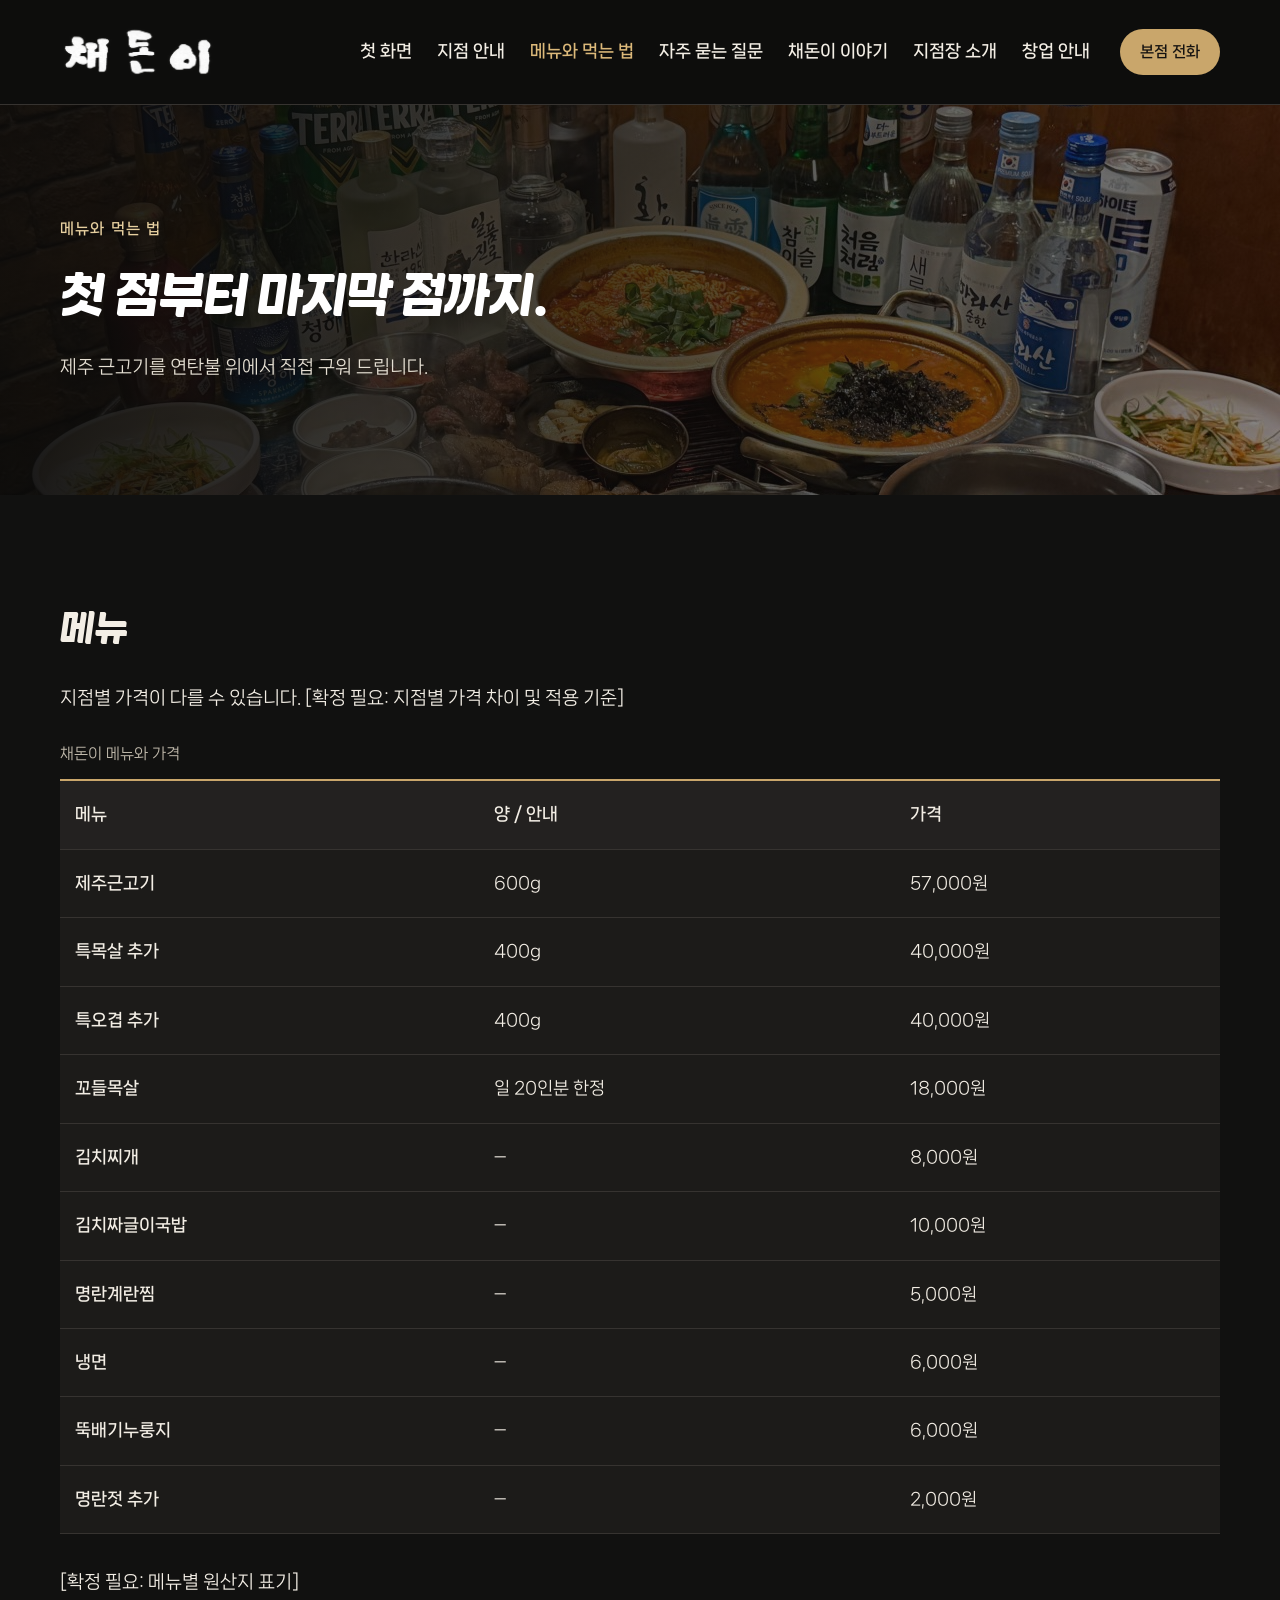
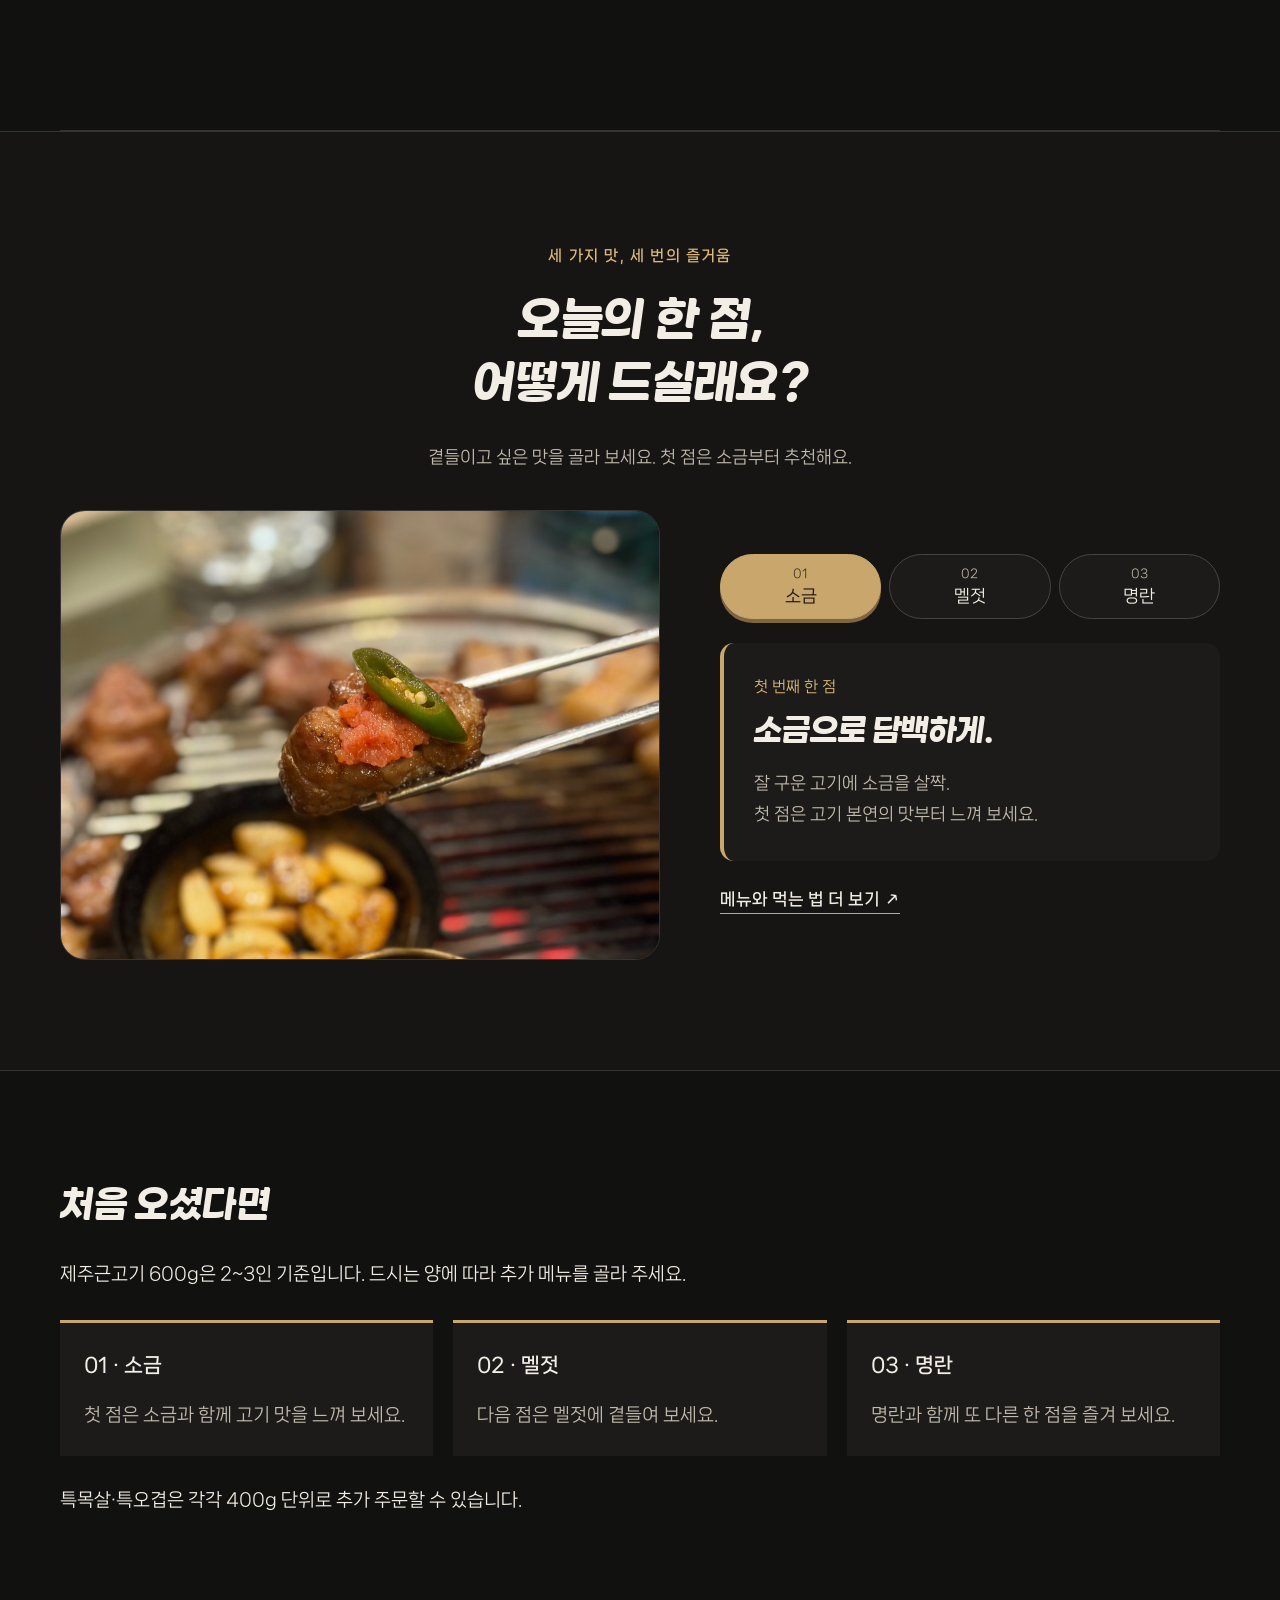
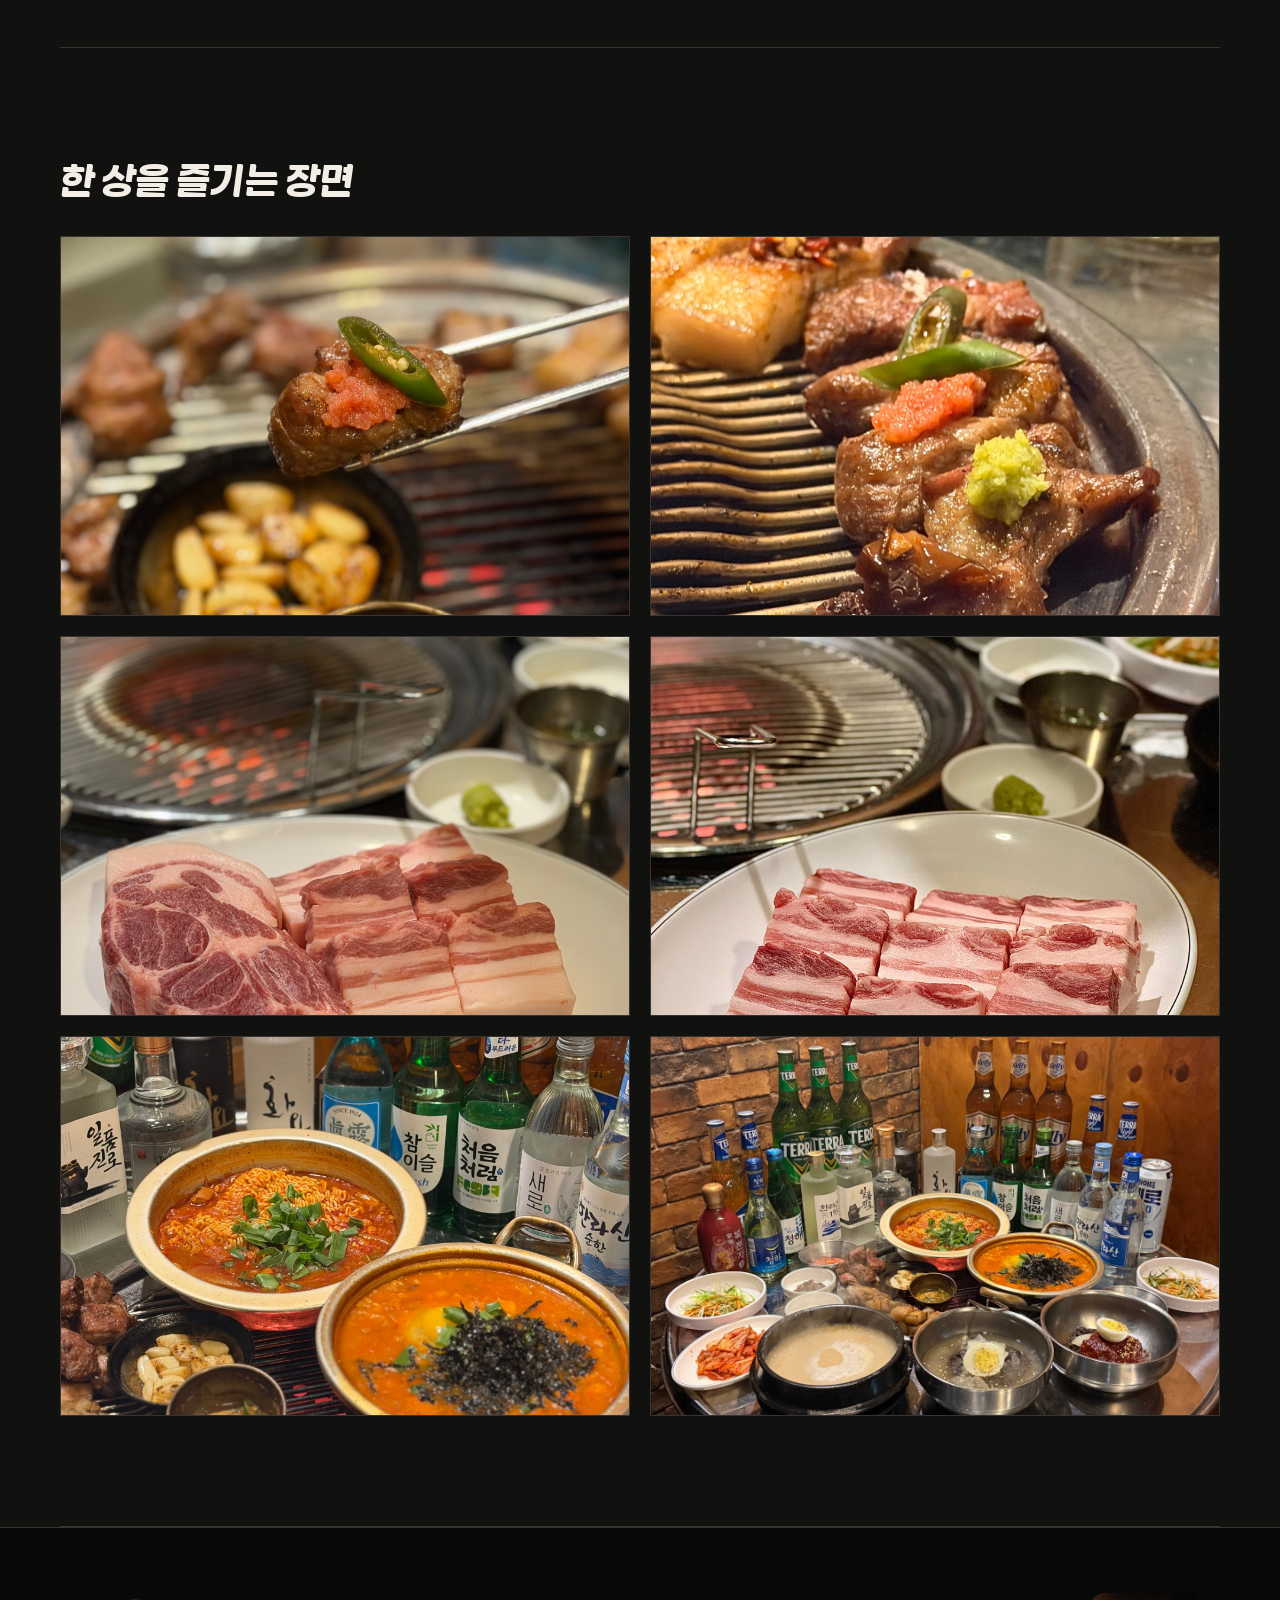
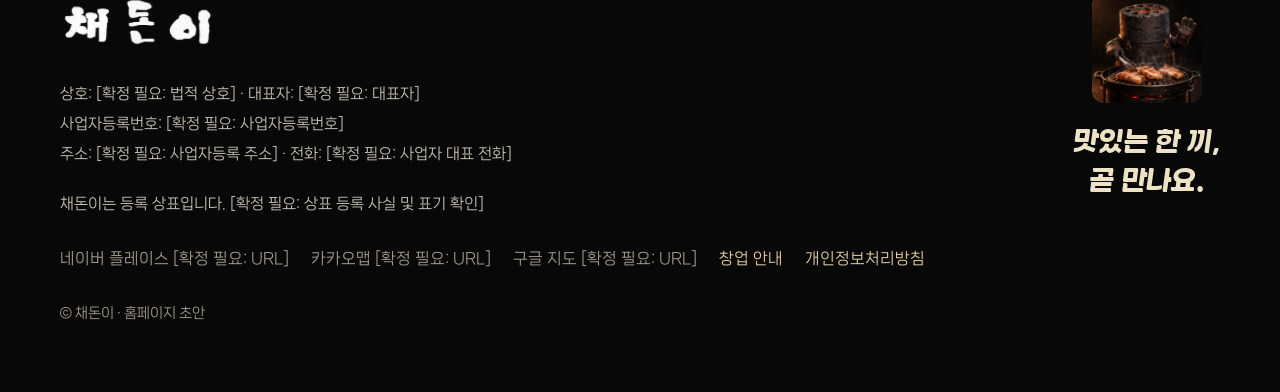
<file: menu.html>
<!doctype html>
<html lang="ko"><head><meta charset="utf-8"><meta name="viewport" content="width=device-width,initial-scale=1"><meta name="robots" content="noindex,nofollow"><!-- 시안 공개 전 검색 차단. 운영 공개 시 이 줄을 삭제 --><title>동탄 남광장 제주 근고기 채돈이 | 메뉴와 먹는 법</title><meta name="description" content="제주근고기 600g과 추가 메뉴의 가격, 소금·멜젓·명란 순서로 즐기는 법을 안내합니다."><!-- [확정 필요: 운영 도메인] 확정 후 canonical, OG, sitemap.xml, robots.txt의 example.invalid를 모두 교체 --><link rel="canonical" href="https://example.invalid/menu.html"><meta property="og:type" content="website"><meta property="og:title" content="동탄 남광장 제주 근고기 채돈이 | 메뉴와 먹는 법"><meta property="og:description" content="제주근고기 600g과 추가 메뉴의 가격, 소금·멜젓·명란 순서로 즐기는 법을 안내합니다."><meta property="og:url" content="https://example.invalid/menu.html"><meta property="og:image" content="https://example.invalid/img/hero-grill.jpg"><meta property="og:locale" content="ko_KR"><link rel="preload" href="fonts/BithumbGothic-Original.ttf" as="font" type="font/ttf" crossorigin><link rel="preload" href="fonts/NanumSquareNeoOTF-Rg.otf?v=20261027c" as="font" type="font/otf" crossorigin><link rel="preload" href="fonts/NanumSquareNeoOTF-Bd.otf?v=20261027c" as="font" type="font/otf" crossorigin><link rel="stylesheet" href="css/style.css?v=20261027d"><link rel="stylesheet" href="css/creative.css?v=20261027d"><link rel="stylesheet" href="css/dark.css?v=20261027d"><script defer src="js/main.js"></script><script defer src="js/creative.js"></script></head>
<body class="page-menu"><a class="skip" href="#main">본문 바로가기</a><header class="site-header"><div class="wrap header-inner"><a class="logo" href="index.html" aria-label="채돈이 첫 화면"><img src="img/logo-chaedoni.jpg" alt="채돈이" width="630" height="630"></a><button class="nav-toggle" aria-controls="site-nav" aria-expanded="false" aria-label="메뉴 열기">☰</button><nav id="site-nav" aria-label="주 메뉴"><a href="index.html">첫 화면</a><a href="branches.html">지점 안내</a><a href="menu.html" aria-current="page">메뉴와 먹는 법</a><a href="faq.html">자주 묻는 질문</a><a href="story.html">채돈이 이야기</a><a href="managers.html">지점장 소개</a><a href="franchise.html">창업 안내</a></nav><a class="button phone header-phone" href="tel:0316139001" data-track="phone-header">본점 전화</a></div></header><main id="main"><section class="wrap page-intro"><p class="eyebrow">메뉴와 먹는 법</p><h1>첫 점부터 마지막 점까지.</h1><p>제주 근고기를 연탄불 위에서 직접 구워 드립니다.</p></section><section class="wrap section"><h2>메뉴</h2><p>지점별 가격이 다를 수 있습니다. [확정 필요: 지점별 가격 차이 및 적용 기준]</p><div class="table-scroll"><table><caption>채돈이 메뉴와 가격</caption><thead><tr><th scope="col">메뉴</th><th scope="col">양 / 안내</th><th scope="col">가격</th></tr></thead><tbody><tr><th scope="row">제주근고기</th><td>600g</td><td>57,000원</td></tr><tr><th scope="row">특목살 추가</th><td>400g</td><td>40,000원</td></tr><tr><th scope="row">특오겹 추가</th><td>400g</td><td>40,000원</td></tr><tr><th scope="row">꼬들목살</th><td>일 20인분 한정</td><td>18,000원</td></tr><tr><th scope="row">김치찌개</th><td>—</td><td>8,000원</td></tr><tr><th scope="row">김치짜글이국밥</th><td>—</td><td>10,000원</td></tr><tr><th scope="row">명란계란찜</th><td>—</td><td>5,000원</td></tr><tr><th scope="row">냉면</th><td>—</td><td>6,000원</td></tr><tr><th scope="row">뚝배기누룽지</th><td>—</td><td>6,000원</td></tr><tr><th scope="row">명란젓 추가</th><td>—</td><td>2,000원</td></tr></tbody></table></div><p>[확정 필요: 메뉴별 원산지 표기]</p></section><section class="taste-section section" id="taste-play"><div class="wrap taste-experience"><div class="center-heading"><p class="eyebrow">세 가지 맛, 세 번의 즐거움</p><h2>오늘의 한 점,<br>어떻게 드실래요?</h2><p>곁들이고 싶은 맛을 골라 보세요. 첫 점은 소금부터 추천해요.</p></div><div class="taste-layout"><figure class="sauce-art"><img src="img/menu-pork-roe.jpg" alt="명란과 고추를 곁들인 실제 채돈이 고기 한 점" width="960" height="1280" loading="lazy"></figure><div class="taste-controls"><div class="taste-buttons" role="group" aria-label="고기에 곁들일 맛 고르기"><button type="button" data-taste="salt" aria-pressed="true"><span>01</span> 소금</button><button type="button" data-taste="sauce" aria-pressed="false"><span>02</span> 멜젓</button><button type="button" data-taste="roe" aria-pressed="false"><span>03</span> 명란</button></div><div class="taste-description" aria-live="polite" aria-atomic="true"><span class="taste-step">첫 번째 한 점</span><h3>소금으로 담백하게.</h3><p>잘 구운 고기에 소금을 살짝.<br>첫 점은 고기 본연의 맛부터 느껴 보세요.</p></div><a href="menu.html" class="quiet-link">메뉴와 먹는 법 더 보기 ↗</a><noscript><p>두 번째는 멜젓에 곁들이고, 세 번째는 명란을 올려 즐겨 보세요.</p></noscript></div></div></div></section><section class="wrap section"><h2>처음 오셨다면</h2><p>제주근고기 600g은 2~3인 기준입니다. 드시는 양에 따라 추가 메뉴를 골라 주세요.</p><ol class="steps sauce"><li><strong>01 · 소금</strong><p>첫 점은 소금과 함께 고기 맛을 느껴 보세요.</p></li><li><strong>02 · 멜젓</strong><p>다음 점은 멜젓에 곁들여 보세요.</p></li><li><strong>03 · 명란</strong><p>명란과 함께 또 다른 한 점을 즐겨 보세요.</p></li></ol><p>특목살·특오겹은 각각 400g 단위로 추가 주문할 수 있습니다.</p></section><section class="wrap section"><h2>한 상을 즐기는 장면</h2><div class="cards photo-grid"><!-- 사진: /img/menu-pork-roe.jpg, 표시 비율 3:2. 사용자 제공 원본 사진. -->
<figure class="photo "><img src="img/menu-pork-roe.jpg" alt="명란과 고추를 올려 젓가락으로 집은 구운 고기" loading="lazy" width="1200" height="800"><figcaption>명란과 고추를 올려 젓가락으로 집은 구운 고기<span>사진을 불러오지 못했습니다.</span></figcaption></figure><!-- 사진: /img/menu-grilled-pork.jpg, 표시 비율 3:2. 사용자 제공 원본 사진. -->
<figure class="photo "><img src="img/menu-grilled-pork.jpg" alt="불판 위 고기에 곁들인 명란과 소스" loading="lazy" width="1200" height="800"><figcaption>불판 위 고기에 곁들인 명란과 소스<span>사진을 불러오지 못했습니다.</span></figcaption></figure><!-- 사진: /img/menu-raw-pork.jpg, 표시 비율 3:2. 사용자 제공 원본 사진. -->
<figure class="photo focus-lower"><img src="img/menu-raw-pork.jpg" alt="불판 앞 접시에 준비한 목살과 오겹살" loading="lazy" width="1200" height="800"><figcaption>불판 앞 접시에 준비한 목살과 오겹살<span>사진을 불러오지 못했습니다.</span></figcaption></figure><!-- 사진: /img/menu-raw-belly.jpg, 표시 비율 3:2. 사용자 제공 원본 사진. -->
<figure class="photo focus-lower"><img src="img/menu-raw-belly.jpg" alt="도톰하게 썰어 접시에 담은 돼지고기" loading="lazy" width="1200" height="800"><figcaption>도톰하게 썰어 접시에 담은 돼지고기<span>사진을 불러오지 못했습니다.</span></figcaption></figure><!-- 사진: /img/menu-sides.jpg, 표시 비율 3:2. 사용자 제공 원본 사진. -->
<figure class="photo focus-lower"><img src="img/menu-sides.jpg" alt="불판 위 고기와 함께 놓인 찌개와 곁들임" loading="lazy" width="1200" height="800"><figcaption>불판 위 고기와 함께 놓인 찌개와 곁들임<span>사진을 불러오지 못했습니다.</span></figcaption></figure><!-- 사진: /img/menu-table.jpg, 표시 비율 3:2. 사용자 제공 원본 사진. -->
<figure class="photo "><img src="img/menu-table.jpg" alt="구운 고기와 찌개와 냉면을 함께 차린 한 상" loading="lazy" width="1200" height="800"><figcaption>구운 고기와 찌개와 냉면을 함께 차린 한 상<span>사진을 불러오지 못했습니다.</span></figcaption></figure></div></section></main>
<footer class="site-footer"><div class="wrap"><div class="footer-friend"><span class="charcoal-portrait" aria-hidden="true"></span><p>맛있는 한 끼,<br>곧 만나요.</p></div><a class="logo" href="index.html"><img src="img/logo-chaedoni.jpg" alt="채돈이" width="630" height="630"></a><p>상호: [확정 필요: 법적 상호] · 대표자: [확정 필요: 대표자]<br>사업자등록번호: [확정 필요: 사업자등록번호]<br>주소: [확정 필요: 사업자등록 주소] · 전화: [확정 필요: 사업자 대표 전화]</p><p>채돈이는 등록 상표입니다. [확정 필요: 상표 등록 사실 및 표기 확인]</p><div class="footer-links"><a data-main-map="naver" aria-disabled="true">네이버 플레이스 [확정 필요: URL]</a><a data-main-map="kakao" aria-disabled="true">카카오맵 [확정 필요: URL]</a><a data-main-map="google" aria-disabled="true">구글 지도 [확정 필요: URL]</a><a href="franchise.html">창업 안내</a><a href="privacy.html">개인정보처리방침</a></div><small>© 채돈이 · 홈페이지 초안</small></div></footer><div class="mobile-bar" aria-label="방문 빠른 안내"><a href="tel:0316139001" class="phone" data-track="phone-bottom">본점 전화 걸기</a><a data-main-map="naver" aria-disabled="true">길찾기 [확정 필요]</a></div></body></html>
</file>
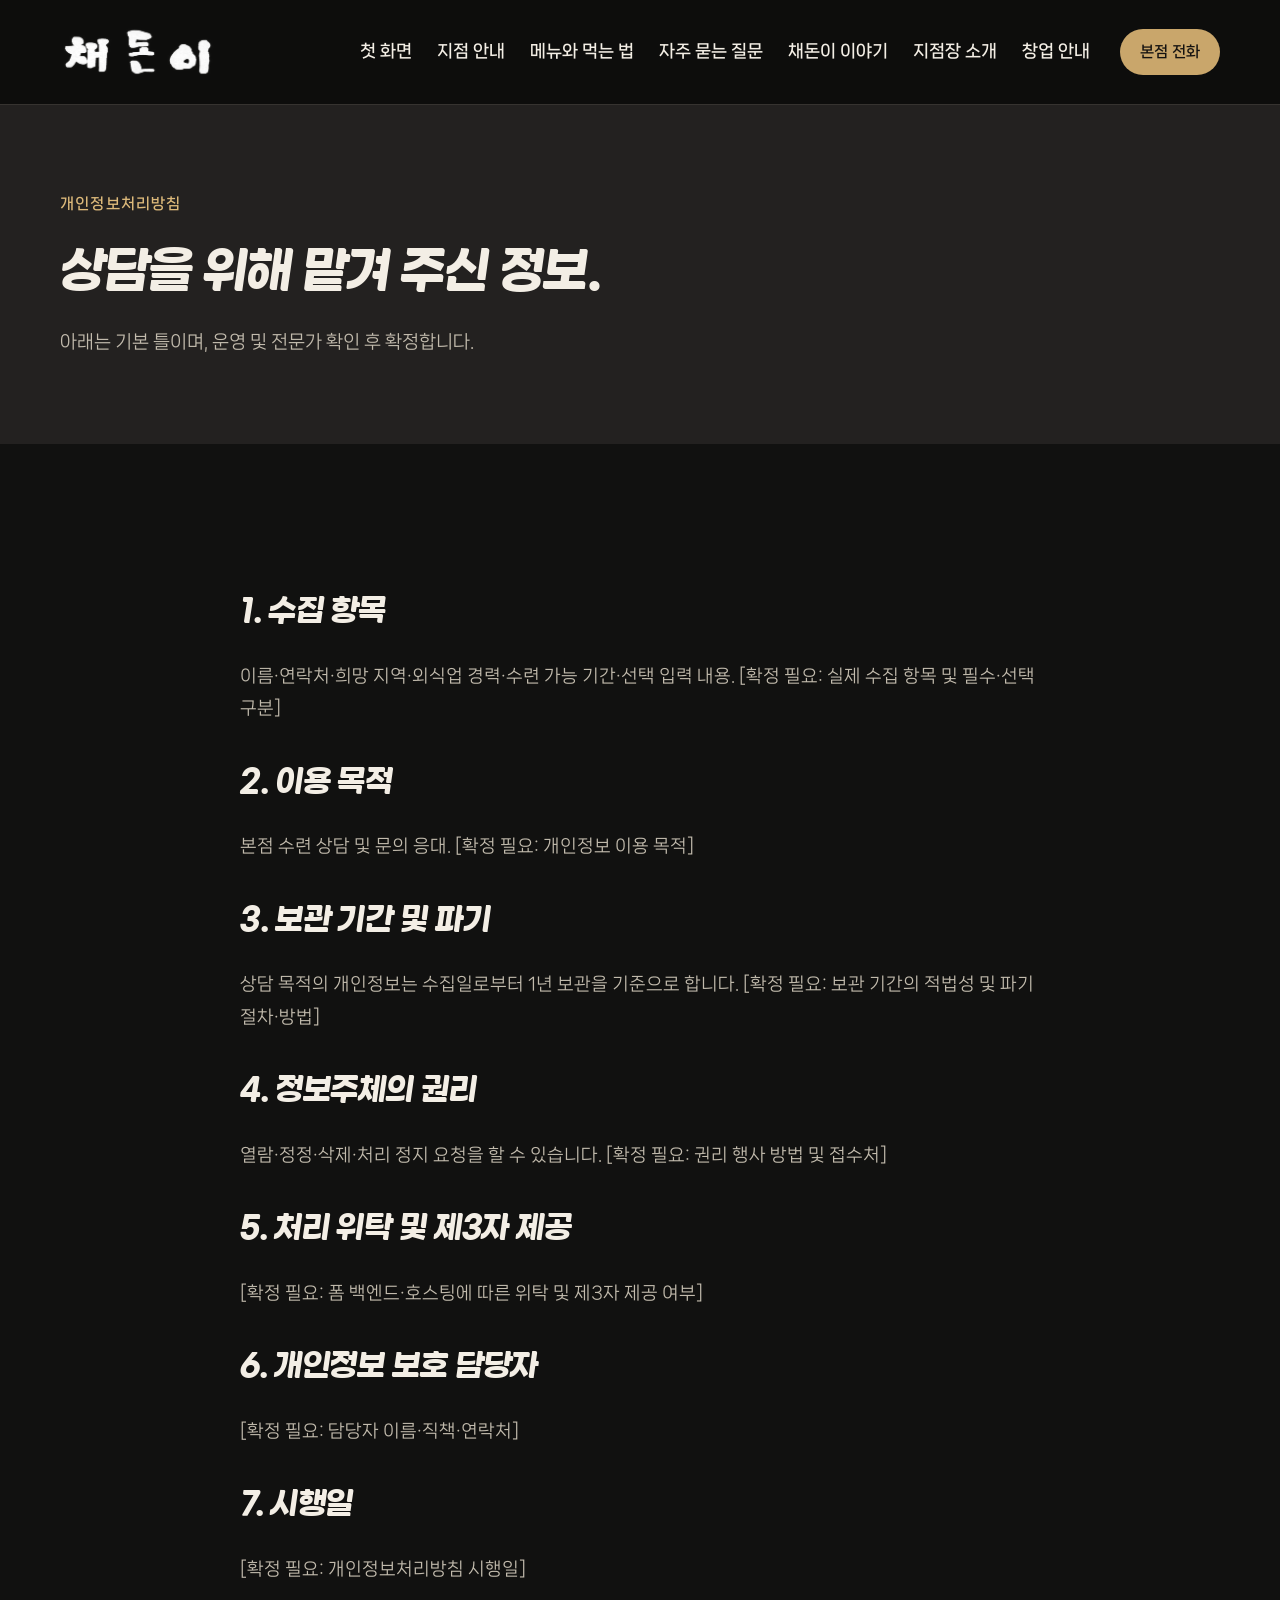
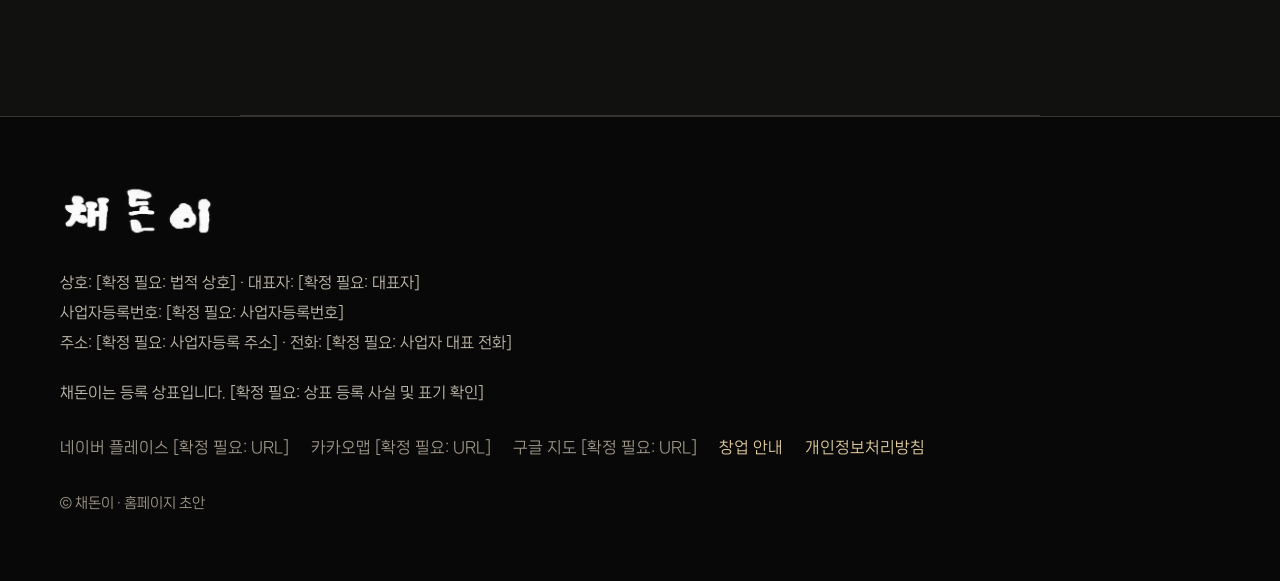
<file: privacy.html>
<!doctype html>
<html lang="ko"><head><meta charset="utf-8"><meta name="viewport" content="width=device-width,initial-scale=1"><meta name="robots" content="noindex,nofollow"><!-- 시안 공개 전 검색 차단. 운영 공개 시 이 줄을 삭제 --><title>동탄 남광장 제주 근고기 채돈이 | 개인정보처리방침</title><meta name="description" content="채돈이 본점 수련 문의에 필요한 개인정보 수집·이용·보관과 권리 행사 안내입니다."><!-- [확정 필요: 운영 도메인] 확정 후 canonical, OG, sitemap.xml, robots.txt의 example.invalid를 모두 교체 --><link rel="canonical" href="https://example.invalid/privacy.html"><meta property="og:type" content="website"><meta property="og:title" content="동탄 남광장 제주 근고기 채돈이 | 개인정보처리방침"><meta property="og:description" content="채돈이 본점 수련 문의에 필요한 개인정보 수집·이용·보관과 권리 행사 안내입니다."><meta property="og:url" content="https://example.invalid/privacy.html"><meta property="og:image" content="https://example.invalid/img/hero-grill.jpg"><meta property="og:locale" content="ko_KR"><link rel="preload" href="fonts/BithumbGothic-Original.ttf" as="font" type="font/ttf" crossorigin><link rel="preload" href="fonts/NanumSquareNeoOTF-Rg.otf?v=20261027c" as="font" type="font/otf" crossorigin><link rel="preload" href="fonts/NanumSquareNeoOTF-Bd.otf?v=20261027c" as="font" type="font/otf" crossorigin><link rel="stylesheet" href="css/style.css?v=20261027d"><link rel="stylesheet" href="css/creative.css?v=20261027d"><link rel="stylesheet" href="css/dark.css?v=20261027d"><script defer src="js/main.js"></script><script defer src="js/creative.js"></script></head>
<body class="page-privacy"><a class="skip" href="#main">본문 바로가기</a><header class="site-header"><div class="wrap header-inner"><a class="logo" href="index.html" aria-label="채돈이 첫 화면"><img src="img/logo-chaedoni.jpg" alt="채돈이" width="630" height="630"></a><button class="nav-toggle" aria-controls="site-nav" aria-expanded="false" aria-label="메뉴 열기">☰</button><nav id="site-nav" aria-label="주 메뉴"><a href="index.html">첫 화면</a><a href="branches.html">지점 안내</a><a href="menu.html">메뉴와 먹는 법</a><a href="faq.html">자주 묻는 질문</a><a href="story.html">채돈이 이야기</a><a href="managers.html">지점장 소개</a><a href="franchise.html">창업 안내</a></nav><a class="button phone header-phone" href="tel:0316139001" data-track="phone-header">본점 전화</a></div></header><main id="main"><section class="wrap page-intro"><p class="eyebrow">개인정보처리방침</p><h1>상담을 위해 맡겨 주신 정보.</h1><p>아래는 기본 틀이며, 운영 및 전문가 확인 후 확정합니다.</p></section><article class="wrap section prose"><h2>1. 수집 항목</h2><p>이름·연락처·희망 지역·외식업 경력·수련 가능 기간·선택 입력 내용. [확정 필요: 실제 수집 항목 및 필수·선택 구분]</p><h2>2. 이용 목적</h2><p>본점 수련 상담 및 문의 응대. [확정 필요: 개인정보 이용 목적]</p><h2>3. 보관 기간 및 파기</h2><p>상담 목적의 개인정보는 수집일로부터 1년 보관을 기준으로 합니다. [확정 필요: 보관 기간의 적법성 및 파기 절차·방법]</p><h2>4. 정보주체의 권리</h2><p>열람·정정·삭제·처리 정지 요청을 할 수 있습니다. [확정 필요: 권리 행사 방법 및 접수처]</p><h2>5. 처리 위탁 및 제3자 제공</h2><p>[확정 필요: 폼 백엔드·호스팅에 따른 위탁 및 제3자 제공 여부]</p><h2>6. 개인정보 보호 담당자</h2><p>[확정 필요: 담당자 이름·직책·연락처]</p><h2>7. 시행일</h2><p>[확정 필요: 개인정보처리방침 시행일]</p></article></main>
<footer class="site-footer"><div class="wrap"><a class="logo" href="index.html"><img src="img/logo-chaedoni.jpg" alt="채돈이" width="630" height="630"></a><p>상호: [확정 필요: 법적 상호] · 대표자: [확정 필요: 대표자]<br>사업자등록번호: [확정 필요: 사업자등록번호]<br>주소: [확정 필요: 사업자등록 주소] · 전화: [확정 필요: 사업자 대표 전화]</p><p>채돈이는 등록 상표입니다. [확정 필요: 상표 등록 사실 및 표기 확인]</p><div class="footer-links"><a data-main-map="naver" aria-disabled="true">네이버 플레이스 [확정 필요: URL]</a><a data-main-map="kakao" aria-disabled="true">카카오맵 [확정 필요: URL]</a><a data-main-map="google" aria-disabled="true">구글 지도 [확정 필요: URL]</a><a href="franchise.html">창업 안내</a><a href="privacy.html">개인정보처리방침</a></div><small>© 채돈이 · 홈페이지 초안</small></div></footer><div class="mobile-bar" aria-label="방문 빠른 안내"><a href="tel:0316139001" class="phone" data-track="phone-bottom">본점 전화 걸기</a><a data-main-map="naver" aria-disabled="true">길찾기 [확정 필요]</a></div></body></html>
</file>
<file: css/style.css>
/* 채돈이 디자인 v2 — 사진 중심의 브랜드 홈페이지 */
:root{--bg:#faf7f0;--paper:#fff;--ink:#242621;--muted:#686b63;--line:#dedbcf;--accent:#956b2c;--gold:#c3a16a;--sand:#eee7d7;--sans:'Noto Sans KR','Malgun Gothic',sans-serif;--serif:var(--sans)}
*{box-sizing:border-box} [hidden]{display:none!important}
html{scroll-padding-top:100px}body{margin:0;background:var(--bg);color:var(--ink);font:16px/1.8 var(--sans);word-break:keep-all;overflow-wrap:anywhere}
button,input,select,textarea{font:inherit}a{color:var(--accent);text-decoration:none}a[href]:hover{text-decoration:underline;text-underline-offset:6px}button,a,input,select,textarea{touch-action:manipulation}button,summary{cursor:pointer}a[aria-disabled=true]{color:var(--muted);cursor:default}
:focus-visible{outline:3px solid var(--accent);outline-offset:5px}.skip{position:absolute;top:-100px;left:20px;z-index:30;background:white;padding:12px}.skip:focus{top:12px}
.wrap{width:min(1160px,calc(100% - 40px));margin-inline:auto}h1,h2,h3,p,figure,blockquote{margin:0}p{margin-bottom:20px}h1,h2,h3{font-family:var(--sans);font-weight:900;letter-spacing:-.065em;line-height:1.3}h1{font-size:38px}h2{font-size:30px;margin-bottom:28px}h3{font-size:23px;margin-bottom:16px}.eyebrow{font-size:14px;font-weight:700;letter-spacing:.08em;color:var(--accent);margin-bottom:20px}
.site-header{position:relative;z-index:20;background:var(--paper);border-bottom:1px solid var(--line)}.header-inner{display:flex;align-items:center;flex-wrap:wrap;gap:18px;min-height:90px;padding-block:13px}.logo{display:block;color:var(--ink);font-size:34px;font-weight:1000;letter-spacing:-.09em;line-height:1.1;white-space:nowrap}.logo small{display:block;font-size:10px;font-weight:600;letter-spacing:.06em;margin-bottom:4px;color:var(--accent)}.logo span{display:none}.nav-toggle{margin-left:auto;background:none;border:0;font-size:26px;padding:8px;color:var(--ink)}nav{display:none;width:100%;padding-block:12px}nav.open{display:grid;gap:0}nav a{color:var(--ink);font-weight:700;padding:13px 4px;border-bottom:1px solid var(--line)}nav a[aria-current]{color:var(--accent)}.header-phone{display:none!important}.button{display:inline-flex;justify-content:space-between;align-items:center;gap:35px;min-height:50px;padding:12px 23px;font-weight:700;border:1px solid var(--ink);background:transparent;color:var(--ink)}.phone{background:var(--gold);color:var(--ink);border-color:var(--gold)}
.hero{position:relative;isolation:isolate;min-height:650px;background:#302a23;color:white;display:flex;flex-direction:column;justify-content:center}.hero-photo.photo{position:absolute;inset:0;width:100%;height:100%;aspect-ratio:auto;border:0;z-index:-3}.hero-photo img{object-position:center}.hero-shade{position:absolute;inset:0;z-index:-2;background:linear-gradient(90deg,rgba(20,18,14,.82),rgba(20,18,14,.3) 75%),linear-gradient(0deg,rgba(20,18,14,.6),transparent 50%)}.hero-inner{padding-block:65px 130px}.hero-copy{max-width:760px}.hero .eyebrow{color:#edd7ac;letter-spacing:.13em;font-size:13px}.hero h1{font-size:48px;line-height:1.22;letter-spacing:-.07em;margin:0 0 26px}.hero-description{color:#eeece5;font-size:17px;line-height:1.9}.hero-link{display:inline-flex;gap:30px;color:white;font-size:16px;border-bottom:1px solid #d2b88c;padding-block:10px;margin-top:10px;font-weight:700}.hero-side{display:none}.hero-bottom{position:absolute;bottom:0;left:0;right:0;border-top:1px solid #ffffff45;display:flex;flex-wrap:wrap;gap:12px;justify-content:space-between;padding-block:18px;font-size:14px}.hero-bottom p{margin:0;color:#e9e3d7}.hero-bottom a{color:#fff;font-weight:700}.hero-bottom a span{margin-left:16px}
.heritage{background:var(--sand);padding-block:26px}.stats{display:grid;grid-template-columns:repeat(3,minmax(0,1fr));gap:10px}.stats p{text-align:center;margin:0;padding:10px 4px}.stats p+p{border-left:1px solid #cfc5af}.stats strong{display:block;font-size:40px;font-weight:900;letter-spacing:-.07em;line-height:1.1;margin-bottom:10px}.stats strong>span{display:inline;font-size:19px;margin-left:4px;color:var(--ink)}.stats p>span{display:block;color:var(--muted);font-size:12px}.stats strong.people-stat{font-size:18px;line-height:1.5;letter-spacing:-.05em}.stats strong br{display:block}
.section{padding-block:66px;border-bottom:1px solid var(--line)}.compact{padding-block:30px}.section-head{display:flex;align-items:flex-end;justify-content:space-between;flex-wrap:wrap;gap:20px;margin-bottom:34px}.section-head h2{margin-bottom:0}.center-heading{text-align:center;margin-bottom:36px}.cards{display:grid;grid-template-columns:minmax(0,1fr);gap:20px}.cards>*{min-width:0}.card{background:var(--paper);padding:28px;border:1px solid var(--line);margin:0}.card p:last-child{margin-bottom:0}.card .photo{margin:-28px -28px 25px}.photo{position:relative;aspect-ratio:3/2;overflow:hidden;display:grid;place-items:center;background:#e8e3d9;border:1px solid var(--line);text-align:center;color:var(--muted);min-width:0}.photo img{position:absolute;inset:0;display:block;width:100%;height:100%;object-fit:cover;object-position:center;z-index:1}.photo figcaption{padding:22px;font-size:15px}.photo figcaption span{display:block;font-size:13px;margin-top:8px}.photo.loaded figcaption{display:none}.photo.missing img{visibility:hidden}.photo.focus-lower img{object-position:center 73%}.photo.notice-photo img{object-fit:contain}.image-caption{margin-top:12px;color:var(--muted);font-size:14px}
.signature{background:var(--bg)}.signature-grid{display:grid;gap:38px}.signature-photo{position:relative;padding:0 15px 15px 0}.signature-photo:after{content:'';position:absolute;inset:20px 0 0 20px;border:1px solid var(--gold);z-index:-1}.signature-photo .photo{aspect-ratio:1/1;isolation:isolate}.photo-label{position:absolute;right:0;bottom:0;background:var(--gold);padding:11px 22px;font-size:14px;font-weight:700;z-index:2}.signature-copy{padding-block:12px}.signature-copy h2{font-size:35px}.signature-copy>p:not(.eyebrow){color:var(--muted)}.menu-fact{border-top:1px solid var(--line);margin-top:28px;padding-top:23px}.menu-fact h3{font-size:21px;margin-bottom:8px}.price{font-size:20px;margin-bottom:4px}.price strong{font-size:29px;margin-left:16px;letter-spacing:-.04em}.menu-fact>p:last-child{color:var(--muted);font-size:14px}.branches-home{background:var(--paper)}.branches-home .card{background:var(--bg)}.branch-card{position:relative;border-top:3px solid var(--gold)}.branch-card h3{font-size:22px;padding-right:16px}.branch-card h3 a{color:var(--ink)}.branch-card>p{color:var(--muted);font-size:15px;margin-bottom:12px}.branch-actions{display:flex;flex-wrap:wrap;gap:10px 16px;border-top:1px solid var(--line);margin-top:24px;padding-top:20px;font-size:14px}.branch-actions span{color:var(--muted)}.branch-actions a{font-weight:700}.branch-card dl{display:grid;grid-template-columns:72px minmax(0,1fr);gap:10px;margin-block:22px;font-size:14px}.branch-card dt{font-weight:700}.branch-card dd{margin:0;color:var(--muted)}.badge{display:inline-block;padding:2px 10px;border:1px solid var(--gold);font-size:13px;color:var(--accent);margin-bottom:12px}.reviews-home{background:var(--sand)}.quote-card{border:0}.quote-mark{display:block;font-family:Georgia,serif;font-size:65px;line-height:1;color:var(--gold)}.quote-card>p{font-size:18px;line-height:1.9}.card cite{display:block;font-size:13px;font-style:normal;color:var(--muted);margin-top:24px}.page-index>.site-footer{margin-top:0}
.faq-list{margin-bottom:28px}details{border-top:1px solid var(--line);padding:23px 0}details:last-child{border-bottom:1px solid var(--line)}summary{font-size:17px;font-weight:700;position:relative;list-style:none;padding-right:35px}summary::-webkit-details-marker{display:none}summary:after{content:'+';position:absolute;right:4px;top:0;color:var(--accent);font-size:24px;line-height:1.2;font-weight:400}details[open] summary:after{content:'−'}details p{margin:20px 0 0;color:var(--muted)}
.page-intro{width:100%;max-width:none;position:relative;isolation:isolate;margin:0;padding:65px max(20px,calc((100% - 1160px)/2));min-height:310px;background:#32302a;color:white;display:flex;flex-direction:column;justify-content:center}.page-intro:before{content:'';position:absolute;inset:0;background:linear-gradient(90deg,#17170fe0,#17170f65),var(--intro-image,url('../img/hero-grill.jpg')) center/cover;z-index:-1}.page-intro .eyebrow{color:#e8d0a6}.page-intro h1{margin-bottom:22px;max-width:1040px}.page-intro>p:last-child{max-width:680px;color:#eee9dd;margin:0}.page-intro .button{color:white;border-color:#e4d2b4;align-self:flex-start;margin-top:12px}.page-branches{--intro-image:url('../img/store-interior.jpg')}.page-menu{--intro-image:url('../img/menu-table.jpg')}.page-story{--intro-image:url('../img/store-interior.jpg')}.page-franchise{--intro-image:url('../img/hero-grill.jpg')}.page-faq{--intro-image:url('../img/menu-pork-roe.jpg')}.page-privacy .page-intro{color:var(--ink);background:var(--sand);min-height:280px}.page-privacy .page-intro:before{display:none}.page-privacy .page-intro .eyebrow{color:var(--accent)}.page-privacy .page-intro>p:last-child{color:var(--muted)}.franchise-title{font-size:31px}.page-franchise .stats strong{font-size:28px}.page-franchise .stats p>span{font-size:14px}
.prose{max-width:800px}.prose section{margin-bottom:45px}.prose h2{margin-top:36px;font-size:27px}.prose p{color:var(--muted)}.table-scroll{overflow-x:auto;margin:24px 0 32px}table{width:100%;border-collapse:collapse;background:var(--paper);text-align:left;font-size:16px}caption{text-align:left;font-size:14px;color:var(--muted);padding-bottom:12px}th,td{padding:18px 15px;border-bottom:1px solid var(--line);vertical-align:top}thead th{background:var(--sand);border-top:2px solid var(--gold)}th{font-weight:700}td:last-child{font-variant-numeric:tabular-nums}.steps{display:grid;grid-template-columns:minmax(0,1fr);list-style:none;padding:0;gap:20px;margin-block:28px}.steps li{padding:24px;background:var(--paper);border-top:3px solid var(--gold)}.steps strong,.steps span,.steps small{display:block}.steps strong{font-size:19px}.steps p{color:var(--muted);margin:15px 0 0}.steps small{font-size:14px;margin-top:15px;color:var(--muted)}.process li>span{font-size:25px;font-weight:900;color:var(--accent);margin-bottom:14px}.timeline{list-style:none;padding-left:30px;border-left:2px solid var(--gold);margin:32px 0 0 8px}.timeline li{position:relative;padding-bottom:34px}.timeline li:before{content:'';position:absolute;left:-37px;top:8px;width:12px;height:12px;border:2px solid var(--gold);background:var(--bg);border-radius:50%}.timeline p{color:var(--muted)}.timeline h3{font-size:23px}.form-grid{display:grid;gap:0 22px}form{background:var(--paper);padding:24px;border-top:3px solid var(--gold);margin-top:28px}label{display:block;font-weight:700;margin-bottom:22px}input:not([type=checkbox]),select,textarea{width:100%;display:block;padding:13px 14px;margin-top:9px;border:1px solid var(--line);background:var(--bg);color:var(--ink);border-radius:0;min-height:50px;font-weight:400}textarea{resize:vertical}.consent{display:flex;align-items:flex-start;gap:12px;margin-top:30px;font-weight:400}.consent input{width:20px;height:20px;flex-shrink:0;margin-top:6px;accent-color:var(--accent)}.consent span{font-size:14px}#form-status{margin:20px 0 0}#inquiry{scroll-margin-top:25px}
.site-footer{background:var(--ink);color:#bdbfb6;padding:50px 0 110px;font-size:13px}.site-footer .logo{color:white;display:inline-block;font-size:40px;margin-bottom:26px}.site-footer p{line-height:2}.footer-links{display:flex;gap:13px 22px;flex-wrap:wrap;margin:26px 0}.footer-links a{color:#e1cba4}.footer-links a[aria-disabled=true]{color:#bdbfb6}.site-footer small{color:#a3a79b}.mobile-bar{position:fixed;bottom:0;left:0;right:0;z-index:25;display:grid;grid-template-columns:1fr 1fr;background:var(--paper);border-top:1px solid var(--line);padding-bottom:env(safe-area-inset-bottom)}.mobile-bar a{text-align:center;padding:16px 5px;font-weight:700;font-size:14px}.mobile-bar a[aria-disabled=true]{font-weight:400}.mobile-bar .phone{background:var(--gold);color:var(--ink)}
@media(min-width:700px){h1{font-size:51px}h2{font-size:38px}.section{padding-block:85px}.compact{padding-block:40px}.cards{grid-template-columns:repeat(2,minmax(0,1fr))}.two,.photo-grid{grid-template-columns:repeat(2,minmax(0,1fr))}.sauce,.form-grid{grid-template-columns:repeat(2,minmax(0,1fr))}.sauce{grid-template-columns:repeat(3,minmax(0,1fr))}.process{grid-template-columns:repeat(4,minmax(0,1fr))}.signature-grid{grid-template-columns:1fr 1fr;align-items:center;gap:55px}.signature-copy h2{font-size:40px}.hero{min-height:690px}.hero h1{font-size:72px}.hero-inner{padding-block:80px 120px}.hero-copy .eyebrow{font-size:16px}.hero-bottom{padding-block:22px;font-size:15px}.stats strong{font-size:64px}.stats strong>span{font-size:28px}.stats strong.people-stat{font-size:28px}.stats p>span{font-size:15px}.heritage{padding-block:40px}.page-intro{min-height:360px;padding-block:85px}.franchise-title{font-size:42px}form{padding:40px}.page-franchise .stats strong{font-size:35px}}
@media(min-width:1050px){.site-header{position:sticky;top:0}.header-inner{min-height:104px;padding-block:17px;flex-wrap:nowrap;gap:30px}.logo{font-size:42px}.logo small{font-size:11px}.nav-toggle{display:none}nav,nav.open{display:flex;align-items:center;justify-content:center;gap:28px;width:auto;margin-left:auto;padding:0}nav a{border:0;padding:12px 0;white-space:nowrap;font-size:16px}.header-phone{display:inline-flex!important;white-space:nowrap;border-radius:30px;font-size:14px;min-height:44px;padding:9px 20px;border:0}.hero{min-height:min(760px,calc(100svh - 104px));height:680px}.hero h1{font-size:86px}.hero-copy{max-width:780px}.hero-description{font-size:20px}.hero-inner{position:relative;padding-block:70px 130px}.hero-side{display:block;position:absolute;right:0;top:80px;writing-mode:vertical-rl;letter-spacing:.3em;font-size:15px;color:#ead9b7;border-right:1px solid #d8c097;padding-right:18px}.hero-shade{background:linear-gradient(90deg,#14120ee0,#14120e50 65%,#14120e25),linear-gradient(0deg,#14120e99,transparent 35%)}.hero-photo img{object-position:center 52%}.hero-bottom{font-size:16px}.stats strong{font-size:76px}.stats strong.people-stat{font-size:35px}.stats p{padding:12px 30px}.stats p>span{font-size:16px}.cards:not(.branch-details):not(.two):not(.photo-grid){grid-template-columns:repeat(3,minmax(0,1fr))}.signature-copy h2{font-size:50px}.signature-grid{gap:95px}.signature-photo .photo{aspect-ratio:1/1}.signature-copy{padding-left:0}.section{padding-block:110px}.compact{padding-block:42px}.branches-home .section-head{margin-bottom:48px}.section-head h2{font-size:44px}.process{grid-template-columns:repeat(7,minmax(0,1fr));gap:12px}.process li{padding:18px 12px}.process strong{font-size:16px}.process small{font-size:13px}.mobile-bar{display:none}.site-footer{padding-block:65px}.page-intro{min-height:390px}.page-franchise .page-intro{min-height:450px}.franchise-title{font-size:48px}.page-franchise .stats strong{font-size:42px}.prose h2{font-size:32px}}
/* 첫 화면: 세로 원본의 구도를 보존해 과도한 확대를 방지합니다. */
.hero-photo img{object-fit:contain;object-position:right center}
.hero{background:#24211c}
@media(min-width:1050px){
  .hero-photo.photo{left:auto;right:0;width:58%}
  .hero-photo img{object-fit:contain;object-position:right center}
  .hero-shade{background:linear-gradient(90deg,#24211c 0%,#24211c 37%,rgba(36,33,28,.9) 44%,rgba(36,33,28,.2) 67%,transparent 82%),linear-gradient(0deg,rgba(24,22,18,.55),transparent 24%)}
  .hero h1{font-size:76px}
  .hero-copy{max-width:660px}
}
.hero-photo.photo{background:transparent}
/* 사용자 제공 글꼴: 파일을 서버에서 직접 제공합니다. */
@font-face{font-family:'Bithumb Basic';src:url('../fonts/BithumbGothic-Basic.ttf') format('truetype');font-style:normal;font-weight:700;font-display:swap}
@font-face{font-family:'Bithumb Original';src:url('../fonts/BithumbGothic-Original.ttf') format('truetype');font-style:normal;font-weight:700;font-display:swap}
/* 본문·메뉴·폼 등 작은 글씨: 나눔스퀘어 네오. 제목·로고·숫자(--display): Bithumb Original 유지 */
@font-face{font-family:'NanumSquare Neo';src:url('../fonts/NanumSquareNeoOTF-Lt.otf?v=20261027c') format('opentype');font-weight:300;font-style:normal;font-display:swap}
@font-face{font-family:'NanumSquare Neo';src:url('../fonts/NanumSquareNeoOTF-Rg.otf?v=20261027c') format('opentype');font-weight:400;font-style:normal;font-display:swap}
@font-face{font-family:'NanumSquare Neo';src:url('../fonts/NanumSquareNeoOTF-Bd.otf?v=20261027c') format('opentype');font-weight:700;font-style:normal;font-display:swap}
@font-face{font-family:'NanumSquare Neo';src:url('../fonts/NanumSquareNeoOTF-Eb.otf?v=20261027c') format('opentype');font-weight:800;font-style:normal;font-display:swap}
@font-face{font-family:'NanumSquare Neo';src:url('../fonts/NanumSquareNeoOTF-Hv.otf?v=20261027c') format('opentype');font-weight:900;font-style:normal;font-display:swap}
:root{--sans:'NanumSquare Neo','Noto Sans KR','Malgun Gothic',sans-serif;--display:'Bithumb Original','Bithumb Basic',sans-serif}
h1,h2,h3,.logo,.stats strong,.price strong,.process li>span{font-family:var(--display);font-weight:400;letter-spacing:-.035em}
.logo{font-size:38px}.logo small,.logo span{font-family:var(--sans);letter-spacing:.06em}.hero h1{font-family:var(--display);font-weight:400;letter-spacing:-.04em;line-height:1.2}.title-line{display:block}.hero-description{max-width:460px}.hero-link{position:relative}.hero-link span{display:inline-block}.section-head h2{letter-spacing:-.035em}.hero-side{font-family:var(--display)}
@media(min-width:1050px){.logo{font-size:46px}.hero h1{font-size:78px}.hero-copy{max-width:700px}nav,nav.open{gap:25px}}
@media(prefers-reduced-motion:no-preference){
 .title-line{animation:title-arrive .85s cubic-bezier(.16,1,.3,1) both}.title-line:nth-child(2){animation-delay:.17s}.hero-copy>.eyebrow{animation:soft-arrive .7s ease-out both}.hero-description{animation:soft-arrive .85s .3s ease-out both}.hero-link{animation:soft-arrive .85s .45s ease-out both}
 .motion-ready [data-reveal]{transition:opacity .65s ease,transform .7s cubic-bezier(.16,1,.3,1);transition-delay:var(--reveal-delay,0ms)}
 .motion-ready [data-reveal]:not(.is-visible){opacity:0;transform:translateY(30px)}
 .card{transition:transform .28s ease,box-shadow .28s ease,border-color .28s ease}.card:hover{transform:translateY(-5px);box-shadow:0 15px 35px #2426210b;border-color:var(--gold)}
 .button,.hero-link span,.branch-actions a{transition:background-color .2s,color .2s,transform .25s}.button:hover{background:var(--sand)}.phone:hover{background:#d5b983}.hero-link:hover span{transform:translate(4px,-4px)}
 .signature .photo img,.card .photo img{transition:transform .7s cubic-bezier(.16,1,.3,1)}.signature .photo:hover img,.card:hover .photo img{transform:scale(1.025)}
 @keyframes title-arrive{from{opacity:0;transform:translateY(35px);clip-path:inset(0 0 100% 0)}to{opacity:1;transform:translateY(0);clip-path:inset(0)}}
 @keyframes soft-arrive{from{opacity:0;transform:translateY(14px)}to{opacity:1;transform:translateY(0)}}
}
@media(prefers-reduced-motion:reduce){*,*:before,*:after{animation:none!important;transition:none!important;scroll-behavior:auto!important}.motion-ready [data-reveal]{opacity:1!important;transform:none!important}}
/* 공식 로고: 원본 JPG는 보존하고 흰 여백만 표시 영역 밖으로 숨깁니다. */
.site-header .logo,.site-footer .logo{position:relative;display:block;overflow:hidden;width:140px;height:50px;flex-shrink:0;background:#fff;line-height:0;letter-spacing:normal}
.logo img{position:absolute;left:0;top:50%;transform:translateY(-50%);display:block;width:100%;height:auto;max-width:none}
.site-footer .logo{width:155px;height:58px;margin-bottom:28px;border:4px solid white}
@media(min-width:1050px){.site-header .logo{width:155px;height:58px}}
</file>
<file: css/creative.css>
/* 생성 일러스트를 활용한 채돈이의 즐거운 한 끼 */
:root{--play-orange:#a74b29;--play-peach:#f2d2bb;--play-cream:#fbf6e9;--play-green:#405548}
.playful-hero{background:var(--play-cream);color:var(--ink);overflow:hidden;position:relative;padding-top:36px}
.playful-hero-grid{display:grid;gap:34px;align-items:center}.playful-hero .hero-copy{max-width:none}.playful-hero .eyebrow{color:var(--play-orange);font-size:13px;letter-spacing:.01em;display:flex;align-items:center;gap:9px}.tiny-spark{font-size:26px;line-height:1}
.playful-hero h1{font-family:var(--display);font-size:43px;line-height:1.3;letter-spacing:-.045em;margin-bottom:22px}.accent-line{color:var(--play-orange)}.playful-hero .hero-description{font-size:16px;color:var(--muted);margin-bottom:24px}.hero-choices{display:flex;flex-wrap:wrap;align-items:center;gap:18px}.primary-button{color:#fff;background:var(--play-orange);border-color:var(--play-orange);border-radius:6px;font-size:15px;gap:16px}.primary-button:hover{background:#84391e;color:white}.quiet-link{font-size:15px;font-weight:700;color:var(--ink);border-bottom:1px solid var(--gold);padding-bottom:5px}
.mascot-greeting{display:flex;align-items:center;gap:7px;margin-top:26px;min-height:112px}.mascot-button{border:0;background:none;padding:0;flex:0 0 96px;width:96px;line-height:0;transform-origin:50% 85%;border-radius:40%}.mascot-button img{display:block;width:100%;height:auto}.mascot-greeting>div{min-width:0}.greeting-bubble{display:block;position:relative;border:1px solid #d9c9a6;background:white;border-radius:15px 15px 15px 2px;padding:9px 12px;font-size:12px;line-height:1.6}.mascot-greeting small{font-size:11px;display:block;color:var(--muted);margin-top:6px;margin-left:8px}
.hero-illustration{position:relative;padding:15px 0 0;margin-bottom:10px;min-width:0}.hero-illustration figure{overflow:hidden;border-radius:65px 18px 18px 18px;border:1px solid #deca9f;background:#f4e7c9;box-shadow:8px 10px 0 #eadcc2}.hero-illustration img{display:block;width:100%;height:auto}.art-sticker{position:absolute;z-index:2;right:-5px;top:-10px;width:82px;height:82px;display:grid;place-content:center;text-align:center;border-radius:50%;background:var(--play-green);color:#fff8e6;font-size:12px;line-height:1.5;transform:rotate(9deg);border:4px double #fff0c0}.art-note{text-align:right;margin:17px 2px 0;color:#806d4a;font-size:12px;letter-spacing:.05em}.art-spark{position:absolute;color:var(--play-orange);font-size:32px}.spark-one{left:-12px;bottom:15px}.spark-two{display:none}.playful-status{display:flex;flex-wrap:wrap;justify-content:space-between;gap:12px;border-top:1px solid #ded2b8;margin-top:28px;padding-block:18px;color:var(--muted);font-size:13px}.playful-status p{margin:0}.playful-status a{color:var(--play-orange)}
.page-index .heritage{background:#f0dfbd;border-top:1px solid #e3d0aa;border-bottom:1px solid #e3d0aa}.page-index .stats strong{color:var(--play-green)}.page-index .signature{background:#fffdf7}.page-index .signature-photo .photo{border-radius:100px 18px 18px 18px}.page-index .photo-label{border-radius:20px 0 18px 0;background:var(--play-peach)}
.taste-section{background:#f5ede0;border-top:1px solid #e1d6c5}.taste-section .center-heading{max-width:700px;margin-inline:auto}.taste-section .center-heading>p:last-child{color:var(--muted);font-size:15px}.taste-section h2{font-size:34px}.taste-layout{display:grid;align-items:center;gap:26px}.sauce-art{margin:0;overflow:hidden;border-radius:25px;border:1px solid #e6dcc8}.sauce-art img{width:100%;height:auto;display:block}.taste-buttons{display:flex;gap:8px;margin-bottom:24px}.taste-buttons button{flex:1;min-width:0;padding:11px 8px;background:#fffaf0;border:1px solid #d1c3a9;border-radius:40px;font-size:16px;line-height:1.3;color:var(--ink)}.taste-buttons button>span{display:block;font-size:10px;margin-bottom:4px;color:var(--muted)}.taste-buttons button[aria-pressed=true]{background:var(--play-green);border-color:var(--play-green);color:white;box-shadow:0 4px 0 #263c2c}.taste-buttons button[aria-pressed=true]>span{color:#e0d6b7}.taste-description{min-height:190px;padding:25px;background:#fffcf5;border-radius:14px;border-left:4px solid var(--gold);margin-bottom:22px}.taste-step{display:block;color:var(--accent);font-size:13px;margin-bottom:9px}.taste-description h3{font-size:27px}.taste-description p{font-size:16px;color:var(--muted);margin-bottom:0}
.branches-home .branch-card{border-radius:16px;border-top-width:4px}.reviews-home{background:#f0dfbd}.quote-card{border-radius:20px 20px 20px 3px}.page-index #daily .card{border-radius:20px;overflow:hidden}.illustrated-story{display:grid;gap:30px;align-items:center}.illustrated-story>img{display:block;width:100%;height:auto;border-radius:24px}.illustrated-story p:not(.eyebrow){color:var(--muted)}.intro-friend{position:absolute;width:115px;height:auto;right:14px;bottom:0;z-index:-1;opacity:.4;pointer-events:none}.footer-friend{display:flex;gap:20px;align-items:center;padding-bottom:28px;margin-bottom:30px;border-bottom:1px solid #ffffff20}.footer-friend img{width:90px;height:auto}.footer-friend p{font:25px/1.4 var(--display);color:#eee2c4;margin:0}
@media(min-width:700px){.playful-hero{padding-top:55px}.playful-hero-grid{grid-template-columns:1fr 1fr;gap:30px}.playful-hero h1{font-size:45px}.playful-hero .eyebrow{font-size:13px}.hero-illustration{margin-bottom:0}.mascot-greeting{margin-top:30px}.art-sticker{width:94px;height:94px;font-size:14px}.taste-layout{grid-template-columns:1.2fr 1fr;gap:35px}.taste-section h2{font-size:43px}.taste-description{min-height:220px}.illustrated-story{grid-template-columns:1fr 1.2fr;gap:45px}.intro-friend{width:180px;right:40px;opacity:.8}.page-faq .page-intro h1,.page-branches .page-intro h1{max-width:75%}}
@media(min-width:1050px){.playful-hero{padding-top:68px}.playful-hero-grid{grid-template-columns:.9fr 1.1fr;gap:42px}.playful-hero h1{font-size:62px}.playful-hero .eyebrow{font-size:14px}.playful-hero .hero-description{font-size:18px}.hero-choices{gap:20px}.mascot-button{width:110px;flex-basis:110px}.greeting-bubble{font-size:13px}.hero-illustration figure{border-radius:110px 24px 24px 24px}.art-sticker{width:108px;height:108px;right:-12px;top:-20px;font-size:16px}.spark-one{font-size:45px;left:-25px;bottom:16px}.spark-two{display:block;right:50px;bottom:-18px;font-size:28px;color:var(--play-green)}.playful-status{margin-top:42px;padding-block:21px;font-size:14px}.taste-layout{gap:60px}.taste-description{padding:30px;min-height:210px}.taste-section h2{font-size:48px}.taste-description h3{font-size:32px}.intro-friend{right:max(40px,calc((100% - 1160px)/2));width:230px}.footer-friend{float:right;border-bottom:0;flex-direction:column;text-align:center;padding:0}.footer-friend img{width:140px}.footer-friend p{font-size:28px}.site-footer .wrap:after{content:'';display:block;clear:both}}
@media(prefers-reduced-motion:no-preference){.hero-illustration{animation:art-arrive .85s .15s cubic-bezier(.16,1,.3,1) both}.mascot-button:hover{transform:rotate(-7deg)}.mascot-button{transition:transform .2s ease}.mascot-button.is-waving{animation:mascot-hello .55s ease}.taste-buttons button{transition:background .2s,transform .2s,box-shadow .2s}.taste-buttons button:hover{transform:translateY(-3px)}.taste-description.is-changing{animation:taste-change .35s ease}.art-sticker{transition:transform .3s}.hero-illustration:hover .art-sticker{transform:rotate(-4deg)}@keyframes art-arrive{from{opacity:0;transform:translateY(20px) rotate(2deg)}to{opacity:1;transform:none}}@keyframes mascot-hello{0%,100%{transform:rotate(0)}25%{transform:rotate(-10deg)}70%{transform:rotate(8deg)}}@keyframes taste-change{from{opacity:.3;transform:translateY(7px)}to{opacity:1;transform:none}}}

/* 무게감 있는 연탄 셰프: 고정된 몸체, 실제 자세가 다른 6프레임 */
:root{--play-orange:#9a4d2c;--play-green:#363b34;--play-cream:#f2eee5}
.charcoal-portrait{display:block;width:100%;aspect-ratio:1;background:#181510 url('../img/generated/charcoal-chef-frames-v2.png') 0 0/300% 200%;border-radius:12px}
.mascot-button{border-radius:12px;overflow:hidden}.mascot-button:hover,.mascot-button.is-waving{transform:none;animation:none}
.chef-stage{padding:0;margin:0;background:#191610;border:1px solid #524435;border-radius:12px;overflow:hidden;box-shadow:0 18px 40px #22190e25}
.chef-scene{width:100%;aspect-ratio:1;overflow:hidden;position:relative;background:#17130f}
.chef-sprite{display:block;position:absolute;inset:0;background:url('../img/generated/charcoal-chef-frames-v2.png') 0 0/300% 200% no-repeat}
.chef-caption{display:flex;justify-content:space-between;align-items:center;gap:16px;padding:20px 24px;border-top:1px solid #584638;color:#f5e8d4}
.chef-kicker{font-size:10px;letter-spacing:.15em;color:#c49a70}.chef-caption p{font:22px/1.45 var(--display);margin:6px 0 0}
.motion-toggle{flex-shrink:0;color:#f5e8d4;background:#30271e;border:1px solid #80664e;border-radius:5px;padding:10px 12px;font:12px/1.4 var(--body);cursor:pointer}.motion-toggle:hover{background:#594330}.motion-toggle:focus-visible{outline:3px solid #e3b77d;outline-offset:3px}
.chef-stage .art-note{color:#bead98;text-align:left;margin:0;padding:0 24px 16px;font-size:10px}
.sauce-art img{aspect-ratio:4/3;object-fit:cover;object-position:50% 42%}
.footer-friend .charcoal-portrait{width:110px}.intro-friend.charcoal-portrait{width:115px;border-radius:12px;opacity:.45}
.page-index .signature-photo .photo{border-radius:12px}.page-index .photo-label{border-radius:4px}.page-index .heritage,.reviews-home{background:#e6ddcd}
@media(min-width:700px){.intro-friend.charcoal-portrait{width:180px}.chef-stage{max-width:540px;justify-self:end;width:100%}}
@media(min-width:1050px){.playful-hero-grid{grid-template-columns:1fr 1fr}.playful-hero{padding-top:46px}.playful-hero h1{font-size:58px}.intro-friend.charcoal-portrait{width:210px}}
</file>
<file: css/dark.css>
/* 채돈이 블랙톤 테마 + 큰 글씨. style.css·creative.css 뒤에 불러와 색과 글자 크기만 덮어씁니다.
   되돌리려면 각 HTML에서 이 파일의 <link>를 제거하면 됩니다. */
:root{
  --bg:#111110;        /* 바탕: 거의 검정 */
  --paper:#1c1b19;     /* 카드·헤더·폼 */
  --sand:#232120;      /* 띠 영역 */
  --ink:#f3eee5;       /* 본문 글자 */
  --muted:#c2bbad;     /* 보조 글자 (대비 확보) */
  --line:#363330;      /* 구분선 */
  --accent:#dcb97a;    /* 링크·강조 (골드, 밝게) */
  --gold:#c9a66b;
  --play-orange:#e5895a;
  --play-green:#c9a66b;
  --play-cream:#111110;
  --play-peach:#c9a66b;
  color-scheme:dark;
}
html{background:var(--bg)}
body{background:var(--bg);color:var(--ink);font-size:18px;line-height:1.85}
::selection{background:#c9a66b;color:#111}
a{color:var(--accent)}.skip{background:var(--paper);color:var(--ink)}
.eyebrow{font-size:15px;color:var(--accent)}
h3{font-size:25px}

/* 헤더·내비 */
.site-header{background:#0d0d0c;border-bottom-color:var(--line)}
nav a{color:var(--ink);font-size:17px}nav a[aria-current]{color:var(--accent)}.nav-toggle{color:var(--ink);font-size:28px}
.site-header .logo,.site-footer .logo{background:transparent}.site-footer .logo{border:0}
.logo img{filter:invert(1) brightness(1.05);mix-blend-mode:screen}
.button{border-color:#d8d0c2;color:var(--ink);font-size:16.5px}.button:hover{background:var(--sand);color:var(--ink)}
.phone,.mobile-bar .phone,.header-phone{background:var(--gold);color:#141210;border-color:var(--gold)}.phone:hover{background:#dcb97a;color:#141210}
.photo-label{background:var(--gold);color:#141210;font-size:15px}
.badge{color:var(--accent);font-size:14px}

/* 첫 화면 */
.playful-hero{background:#111110;color:var(--ink)}
.playful-hero .eyebrow{color:var(--play-orange);font-size:14px}
.accent-line{color:#e5895a}
.playful-hero .hero-description{color:var(--muted);font-size:18px}
.primary-button{background:#b85a33;border-color:#b85a33;color:#fff;font-size:16.5px}.primary-button:hover{background:#d36b3f;color:#fff}
.quiet-link{color:var(--ink);font-size:16.5px;border-bottom-color:var(--gold)}
.greeting-bubble{background:var(--paper);border-color:#4a4034;color:var(--ink);font-size:14.5px}.mascot-greeting small{color:var(--muted);font-size:13px}
.playful-status{border-top-color:var(--line);color:var(--muted);font-size:15px}.playful-status a{color:var(--play-orange)}
.chef-stage{background:#0f0e0c;border-color:#3b332b}.chef-caption{color:#f3eee5;border-top-color:#3b332b}.chef-kicker{font-size:12px;color:#d1a775}.chef-caption p{font-size:24px}
.motion-toggle{font-size:14px;color:#f3eee5;background:#2a241e;border-color:#6a5641}.chef-stage .art-note{color:#a89c88;font-size:12.5px}
.page-index .heritage,.heritage{background:#181715;border-color:var(--line)}
.page-index .stats strong{color:var(--accent)}.stats strong>span{color:var(--ink)}.stats p+p{border-left-color:var(--line)}.stats p>span{color:var(--muted);font-size:14px}
.page-index .signature,.signature{background:var(--bg)}
.signature-copy>p:not(.eyebrow){color:var(--muted);font-size:19px}.menu-fact{border-top-color:var(--line)}.menu-fact>p:last-child{color:var(--muted);font-size:15.5px}
.taste-section{background:#161514;border-top-color:var(--line)}.taste-section .center-heading>p:last-child{color:var(--muted);font-size:17px}
.sauce-art{border-color:var(--line)}
.taste-buttons button{background:var(--paper);border-color:#4a4440;color:var(--ink);font-size:17px}.taste-buttons button>span{color:var(--muted);font-size:12px}
.taste-buttons button[aria-pressed=true]{background:var(--gold);border-color:var(--gold);color:#141210;box-shadow:0 4px 0 #7f6540}.taste-buttons button[aria-pressed=true]>span{color:#3d3120}
.taste-description{background:var(--paper);border-left-color:var(--gold)}.taste-step{color:var(--accent);font-size:15px}.taste-description p{color:var(--muted);font-size:17px}
.branches-home{background:#141312}.branches-home .card{background:var(--paper)}
.branch-card{border-top-color:var(--gold)}.branch-card h3 a{color:var(--ink)}.branch-card>p{color:var(--muted);font-size:16.5px}.branch-actions{border-top-color:var(--line);font-size:15.5px}.branch-actions span{color:var(--muted)}
.branch-card dl{font-size:15.5px}.branch-card dd{color:var(--muted)}
.reviews-home,.page-index .reviews-home{background:#181715}.quote-mark{color:var(--gold)}.quote-card>p{font-size:19px}.card cite{color:var(--muted);font-size:15px}

/* 공통 카드·사진·표·폼 */
.card{background:var(--paper);border-color:var(--line)}.card:hover{box-shadow:0 15px 35px #00000066;border-color:var(--gold)}
.photo{background:#242220;border-color:var(--line);color:var(--muted)}.photo figcaption{font-size:16px}.photo figcaption span{font-size:14px}
.image-caption{color:var(--muted);font-size:15px}
.faq-list details{border-color:var(--line)}summary{font-size:19px}summary:after{color:var(--accent);font-size:26px}details p{color:var(--muted);font-size:17px}
.page-intro{background:#0f0e0d;color:#fff}.page-intro:before{background:linear-gradient(90deg,#0b0b0af0,#0b0b0a80),var(--intro-image,url('../img/hero-grill.jpg')) center/cover}
.page-intro .eyebrow{color:#e6cf9f}.page-intro>p:last-child{color:#e6e0d4;font-size:18px}.page-intro .button{color:#fff;border-color:#e4d2b4}
.page-privacy .page-intro{color:var(--ink);background:var(--sand)}.page-privacy .page-intro .eyebrow{color:var(--accent)}.page-privacy .page-intro>p:last-child{color:var(--muted)}
.prose p{color:var(--muted);font-size:17.5px}
table{background:var(--paper);font-size:17px}caption{color:var(--muted);font-size:15px}th,td{border-bottom-color:var(--line)}thead th{background:var(--sand);border-top-color:var(--gold)}
.steps li{background:var(--paper);border-top-color:var(--gold)}.steps strong{font-size:20px}.steps p{color:var(--muted)}.steps small{color:var(--muted);font-size:15px}.process li>span{color:var(--accent)}
.timeline{border-left-color:var(--gold)}.timeline li:before{border-color:var(--gold);background:var(--bg)}.timeline p{color:var(--muted)}
form{background:var(--paper);border-top-color:var(--gold)}
input:not([type=checkbox]),select,textarea{background:#121110;color:var(--ink);border-color:#4a4440;font-size:17px}
input::placeholder,textarea::placeholder{color:#8f877a}select option{background:#1c1b19;color:var(--ink)}
.consent span{font-size:15px;color:var(--muted)}#form-status{font-size:17px}
.illustrated-story p:not(.eyebrow){color:var(--muted)}

/* 지점장 포스터 페이지 */
.poster-section{background:#0d0d0c}.example-note{border-color:#5a5347;color:#d2cbbd;font-size:15px}
.poster-intro{font-size:13px}.poster-sub{font-size:12.5px}.photo.poster figcaption{font-size:12px}.photo.poster figcaption span{font-size:11px}
.poster-comment{background:#1c1b19;border-color:#3a3730;font-size:15px}.poster-comment:before{background:#1c1b19;border-color:#3a3730}.poster-comment p{font-size:16.5px}.poster-comment cite{font-size:13.5px}.poster-comment cite span{font-size:12px;color:#9a927f}

/* 푸터·모바일 바 */
.site-footer{background:#080808;color:#c8c1b3;font-size:15px;border-top:1px solid var(--line)}.site-footer small{color:#a39b8c;font-size:14px}
.footer-links a{color:#e6cf9f;font-size:15.5px}.footer-links a[aria-disabled=true]{color:#a39b8c}.footer-friend{border-bottom-color:#ffffff1a}.footer-friend p{color:#eee2c4}
.mobile-bar{background:#0d0d0c;border-top-color:var(--line)}.mobile-bar a{font-size:16px;color:var(--ink)}

@media(min-width:700px){.playful-hero .hero-description{font-size:19px}.stats p>span{font-size:16px}}
@media(min-width:1050px){nav a{font-size:17px}.header-phone{font-size:15px}.playful-hero .hero-description{font-size:20px}.stats p>span{font-size:17px}.process strong{font-size:17px}.process small{font-size:14px}.poster-intro{font-size:13.5px}}
@media(prefers-reduced-motion:no-preference){.card:hover{box-shadow:0 15px 35px #00000066}}
</file>
